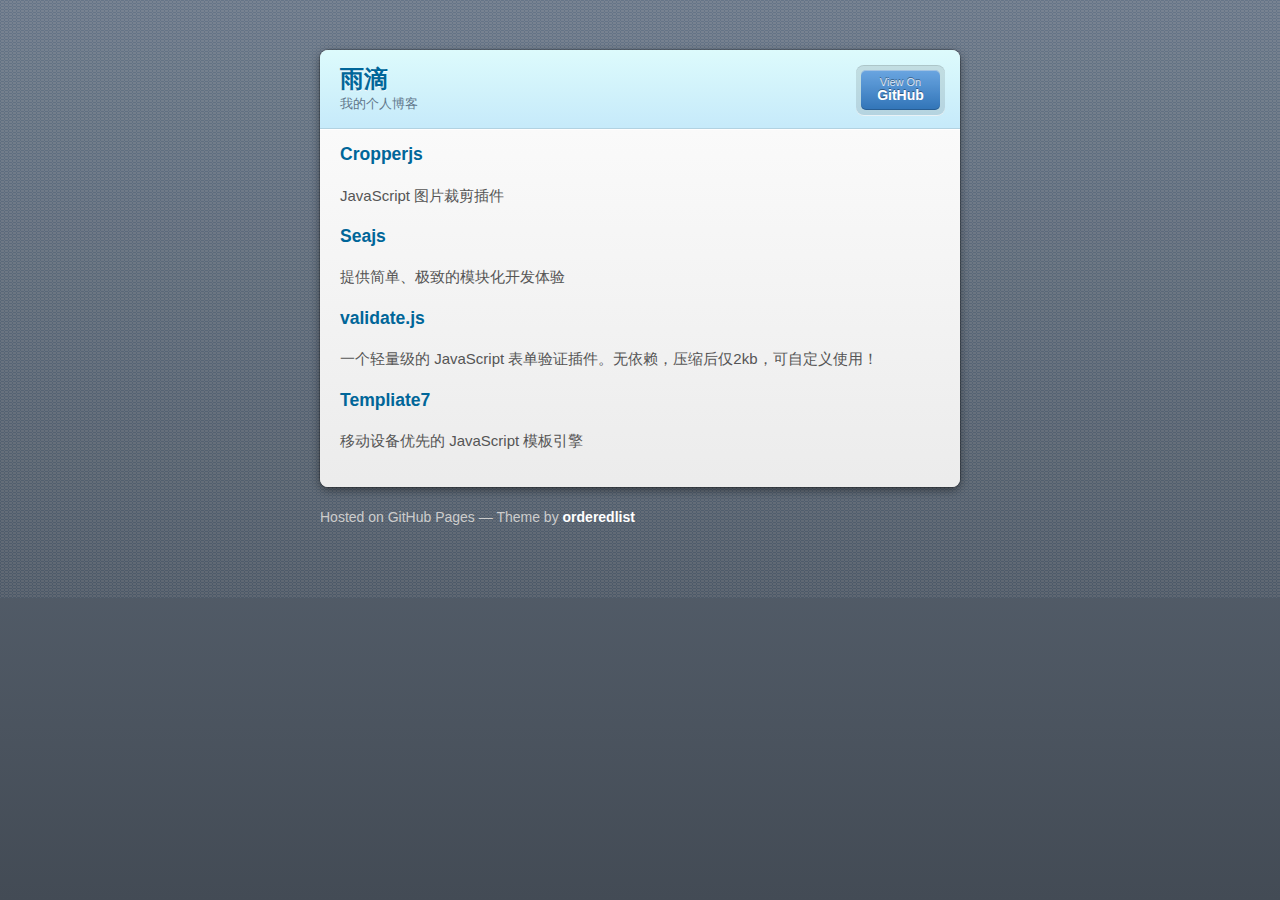
<file: index.html>
<!doctype html>
<html>
    <head>
        <meta charset="utf-8">
        <meta http-equiv="X-UA-Compatible" content="chrome=1">
        <title>雨滴</title>
        <link rel="stylesheet" href="stylesheets/styles.css">
        <link rel="stylesheet" href="stylesheets/github-dark.css">
        <meta name="viewport" content="width=device-width, initial-scale=1, user-scalable=no">
    </head>
    <body>
        <div class="wrapper">
            <header>
                <h1>雨滴</h1>
                <p>
                    我的个人博客
                </p>
                <p class="view">
                    <a href="https://github.com/MRaining" target="_blank">View the Project on GitHub <small>MRaining</small></a>
                </p>
                <ul>
                    <li class="single">
                        <a href="https://github.com/MRaining/MRaining.github.io">View On <strong>GitHub</strong></a>
                    </li>
                </ul>
            </header>
            <section>
            	<h3><a class="anchor" href="./Cropperjs.html" aria-hidden="true">Cropperjs</a></h3>
                <p>
                    JavaScript 图片裁剪插件
                </p>
                <h3><a class="anchor" href="./Seajs.html" aria-hidden="true">Seajs</a></h3>
                <p>
                    提供简单、极致的模块化开发体验
                </p>
                <h3><a class="anchor" href="./Validatejs.html" aria-hidden="true">validate.js</a></h3>
                <p>
                    一个轻量级的 JavaScript 表单验证插件。无依赖，压缩后仅2kb，可自定义使用！
                </p>
                <h3><a class="anchor" href="./Template7.html" aria-hidden="true">Templiate7</a></h3>
                <p>
                    移动设备优先的 JavaScript 模板引擎
                </p>
            </section>
        </div>
        <footer>
            <p>
                Hosted on GitHub Pages &mdash; Theme by <a href="https://github.com/orderedlist">orderedlist</a>
            </p>
        </footer>
    </body>
</html>
</file>
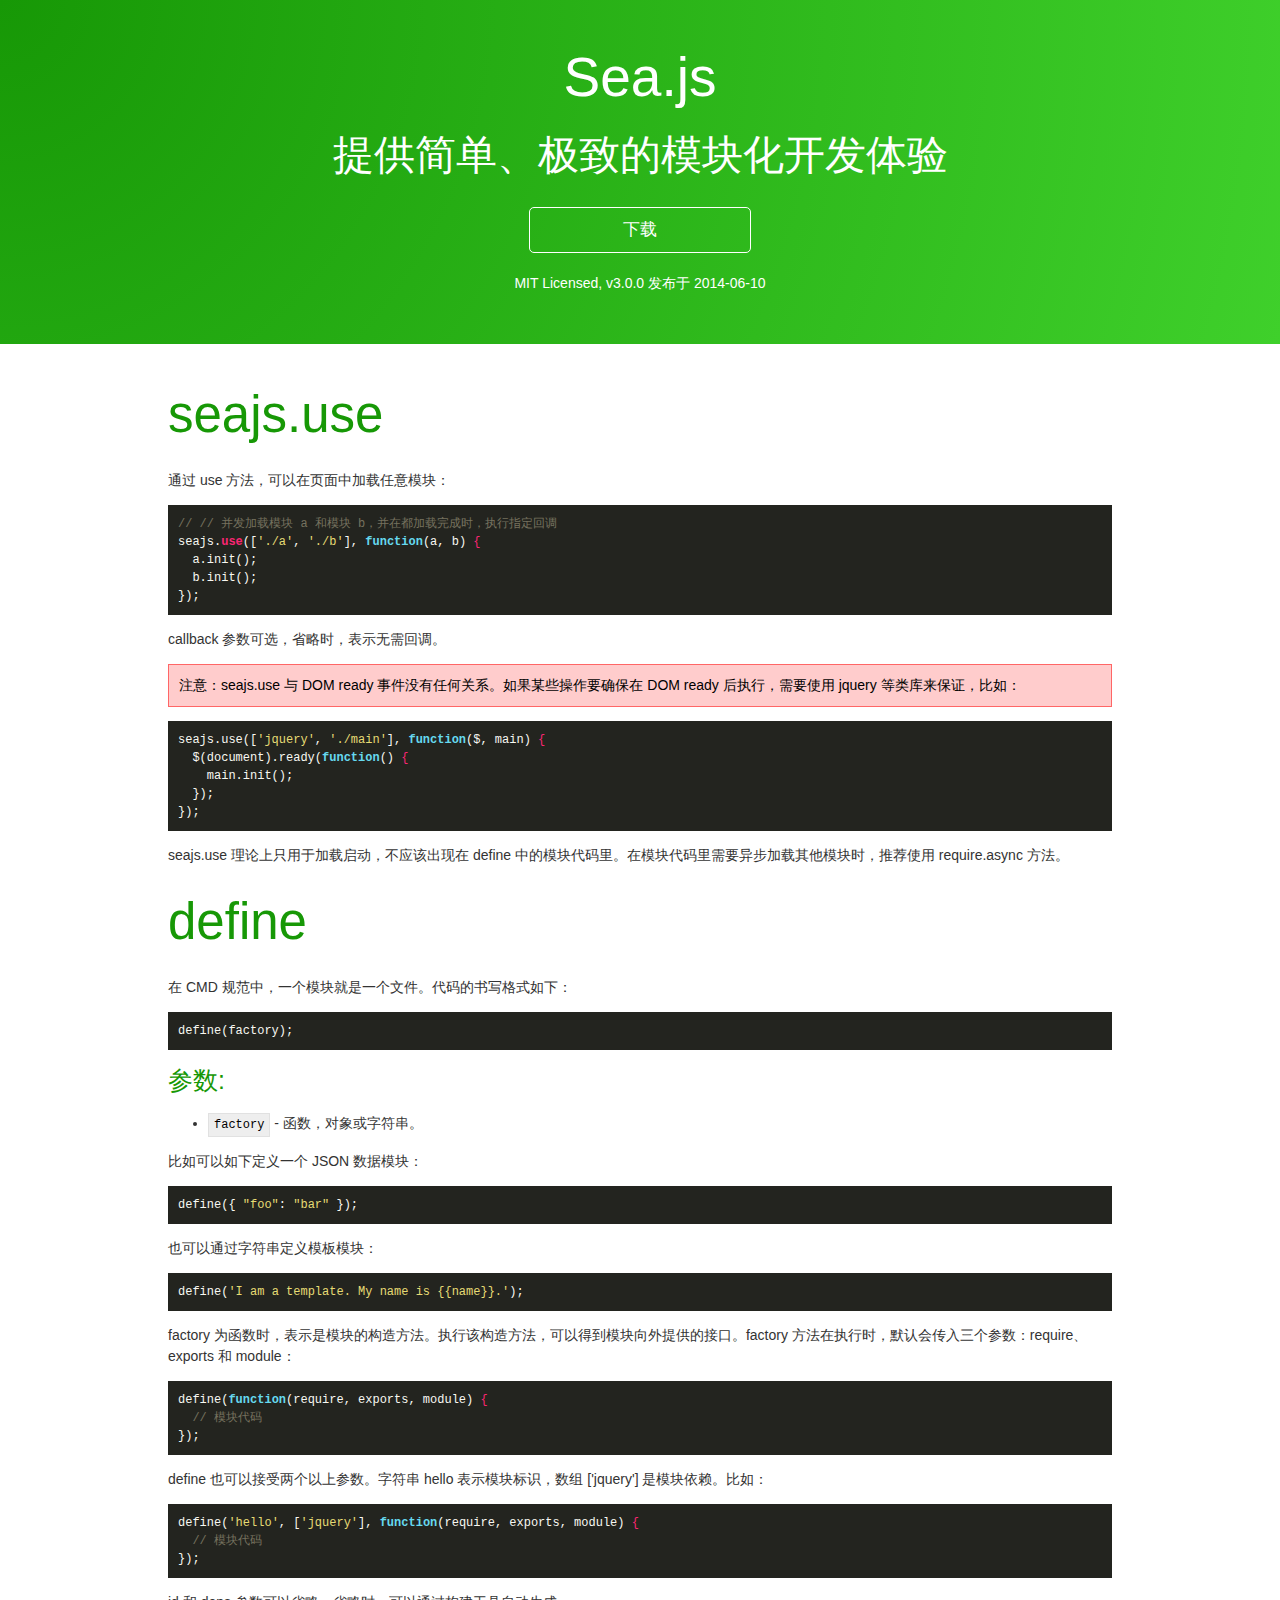
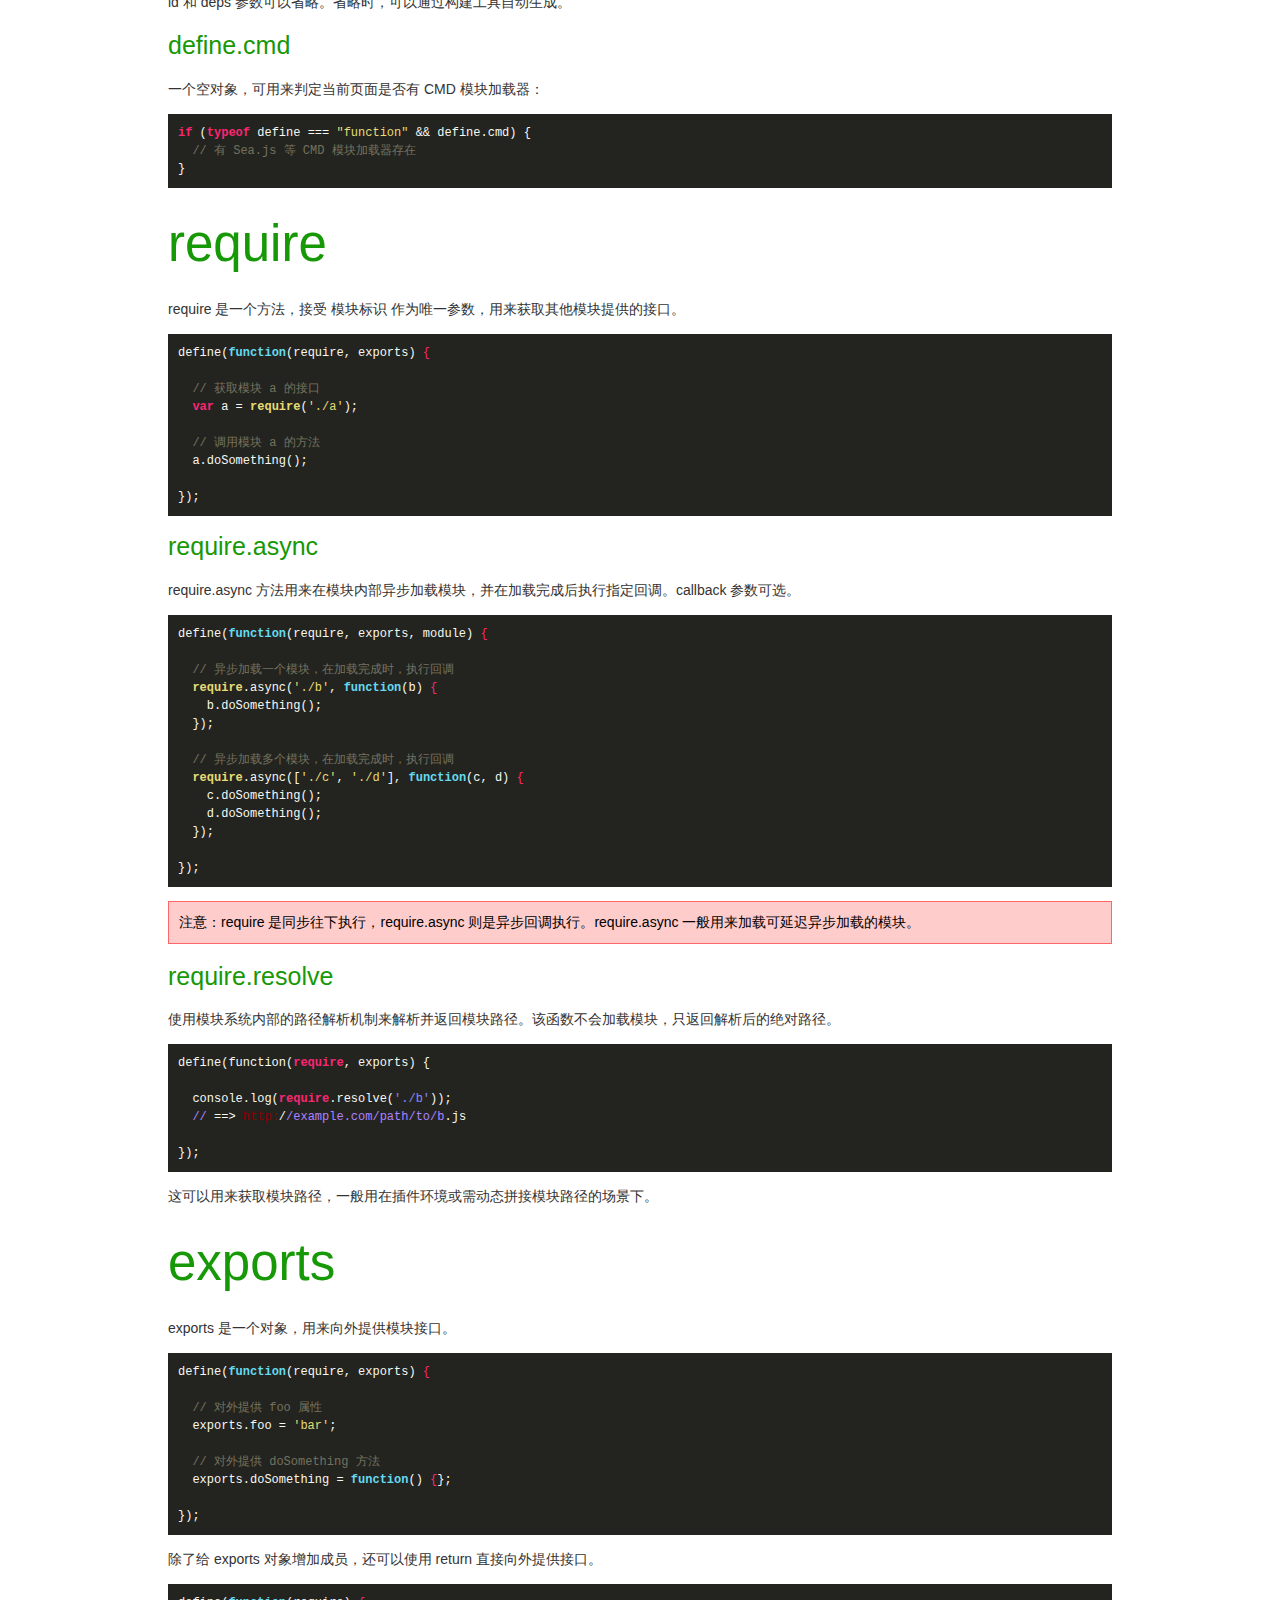
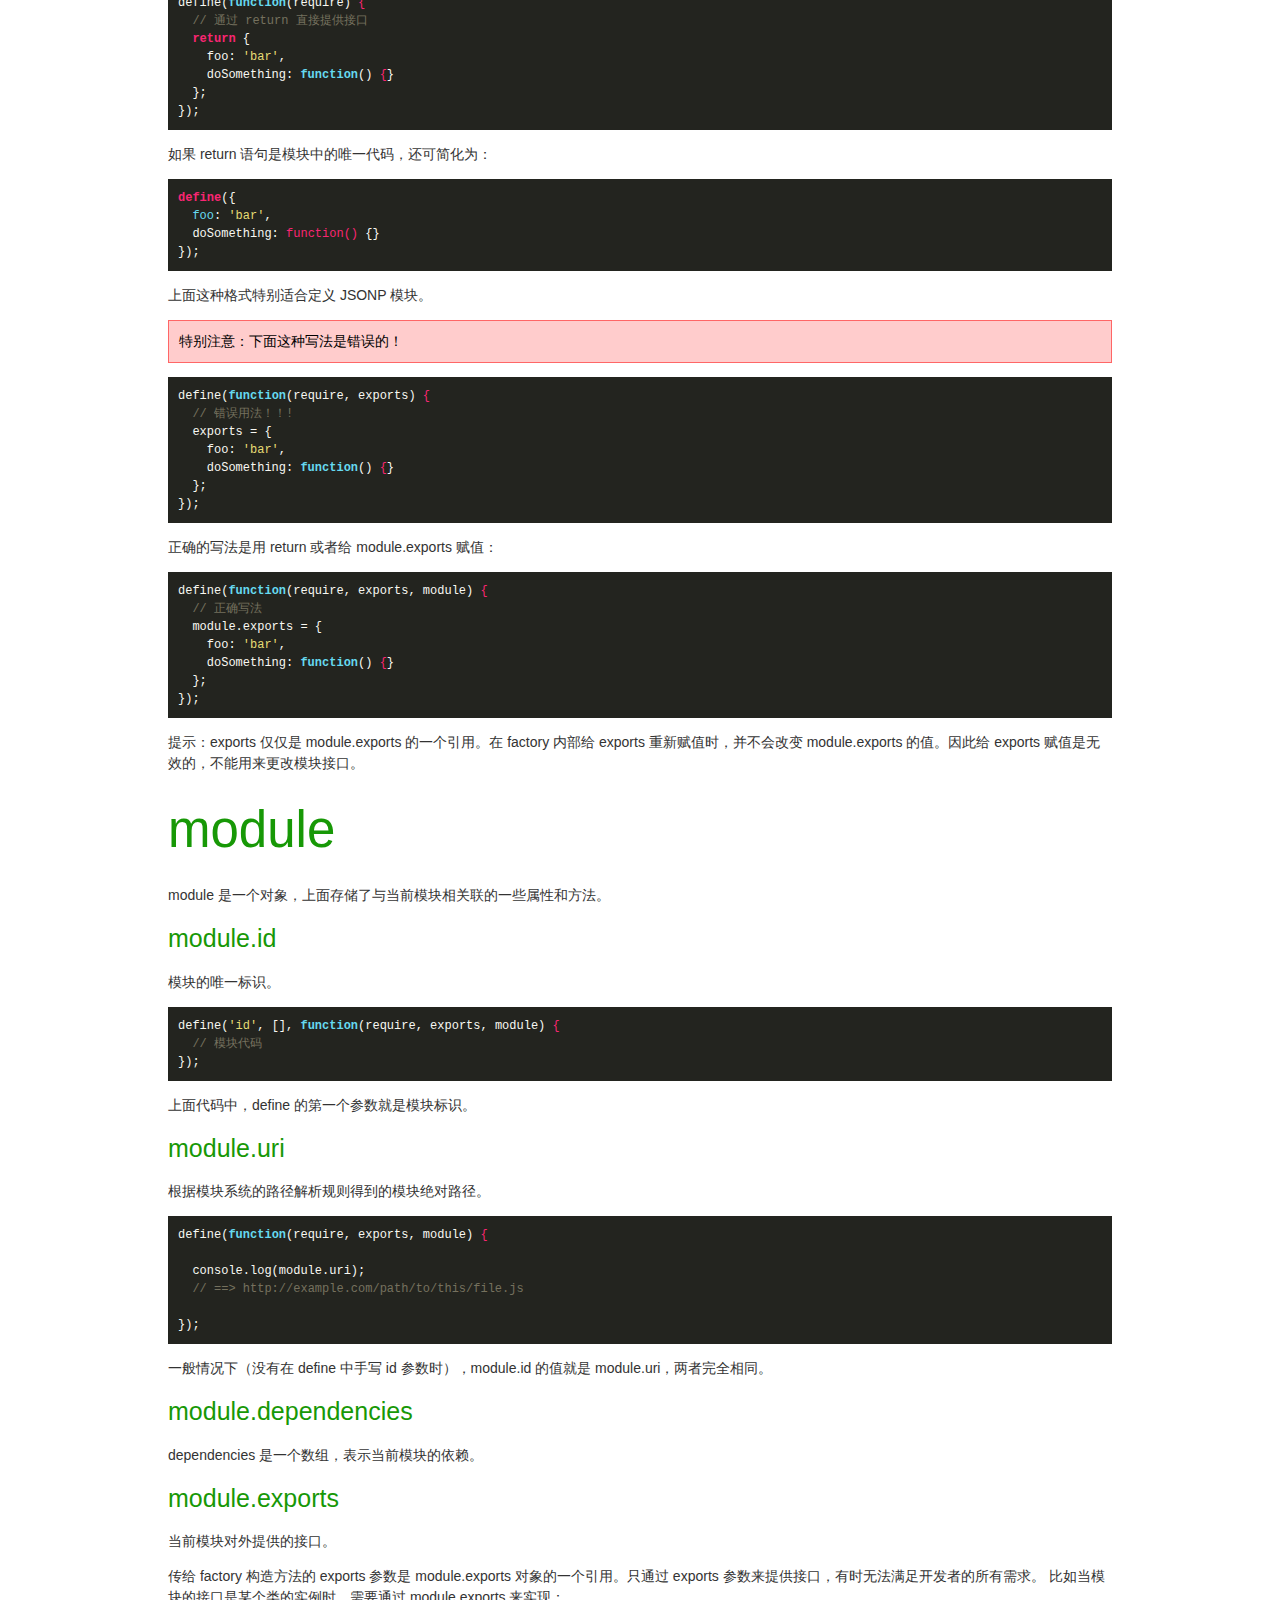
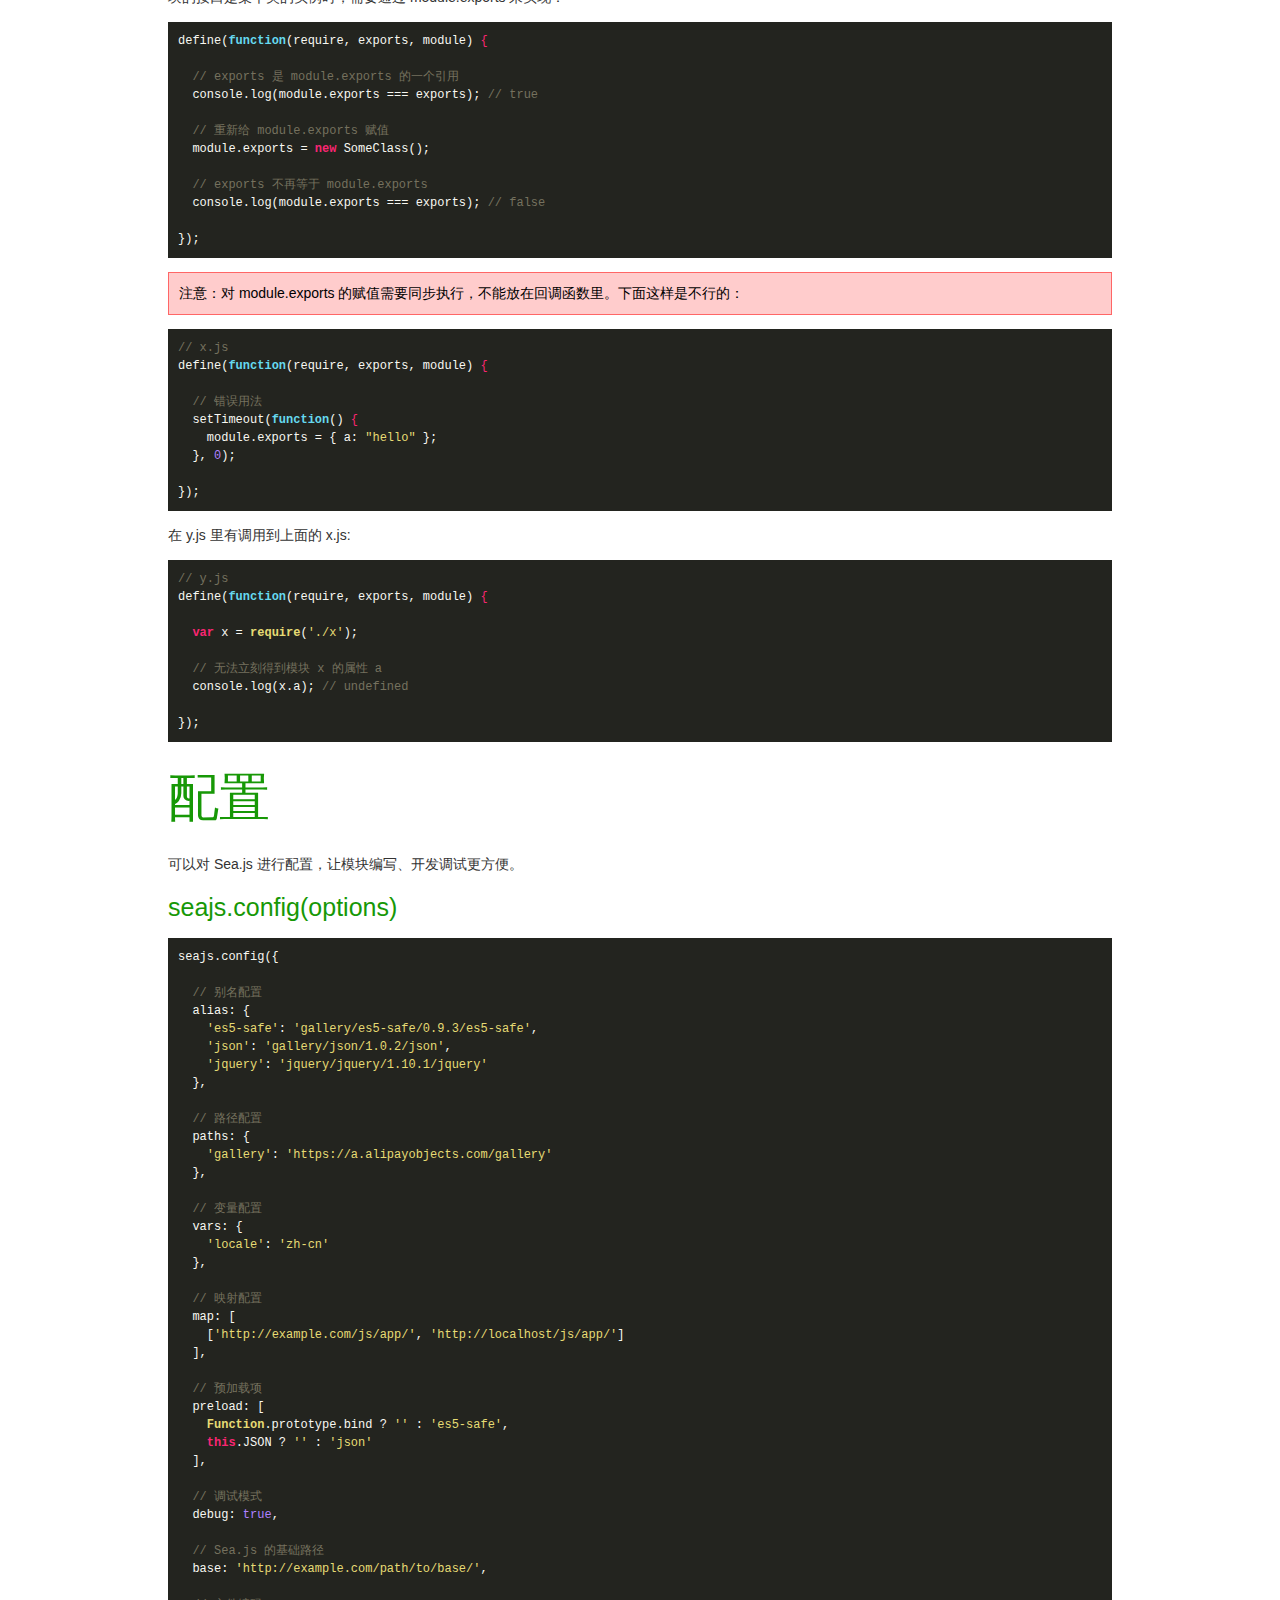
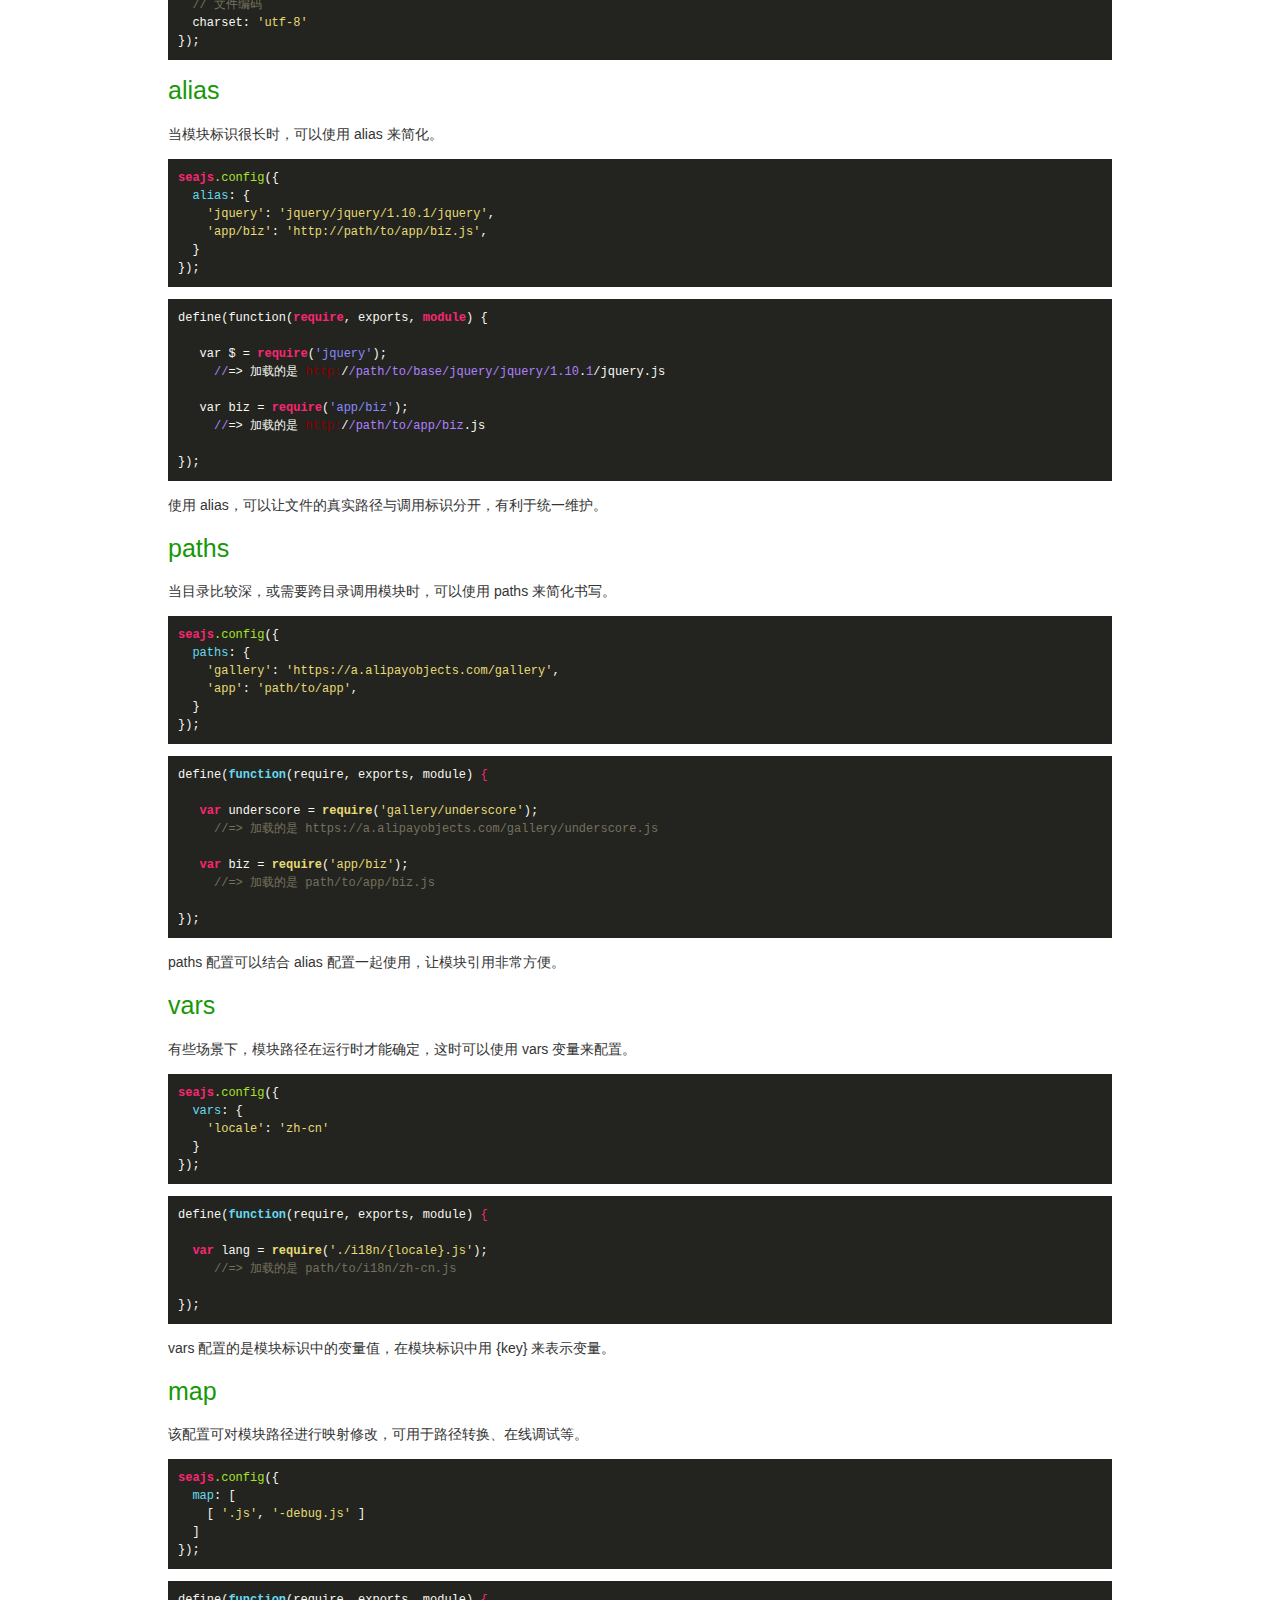
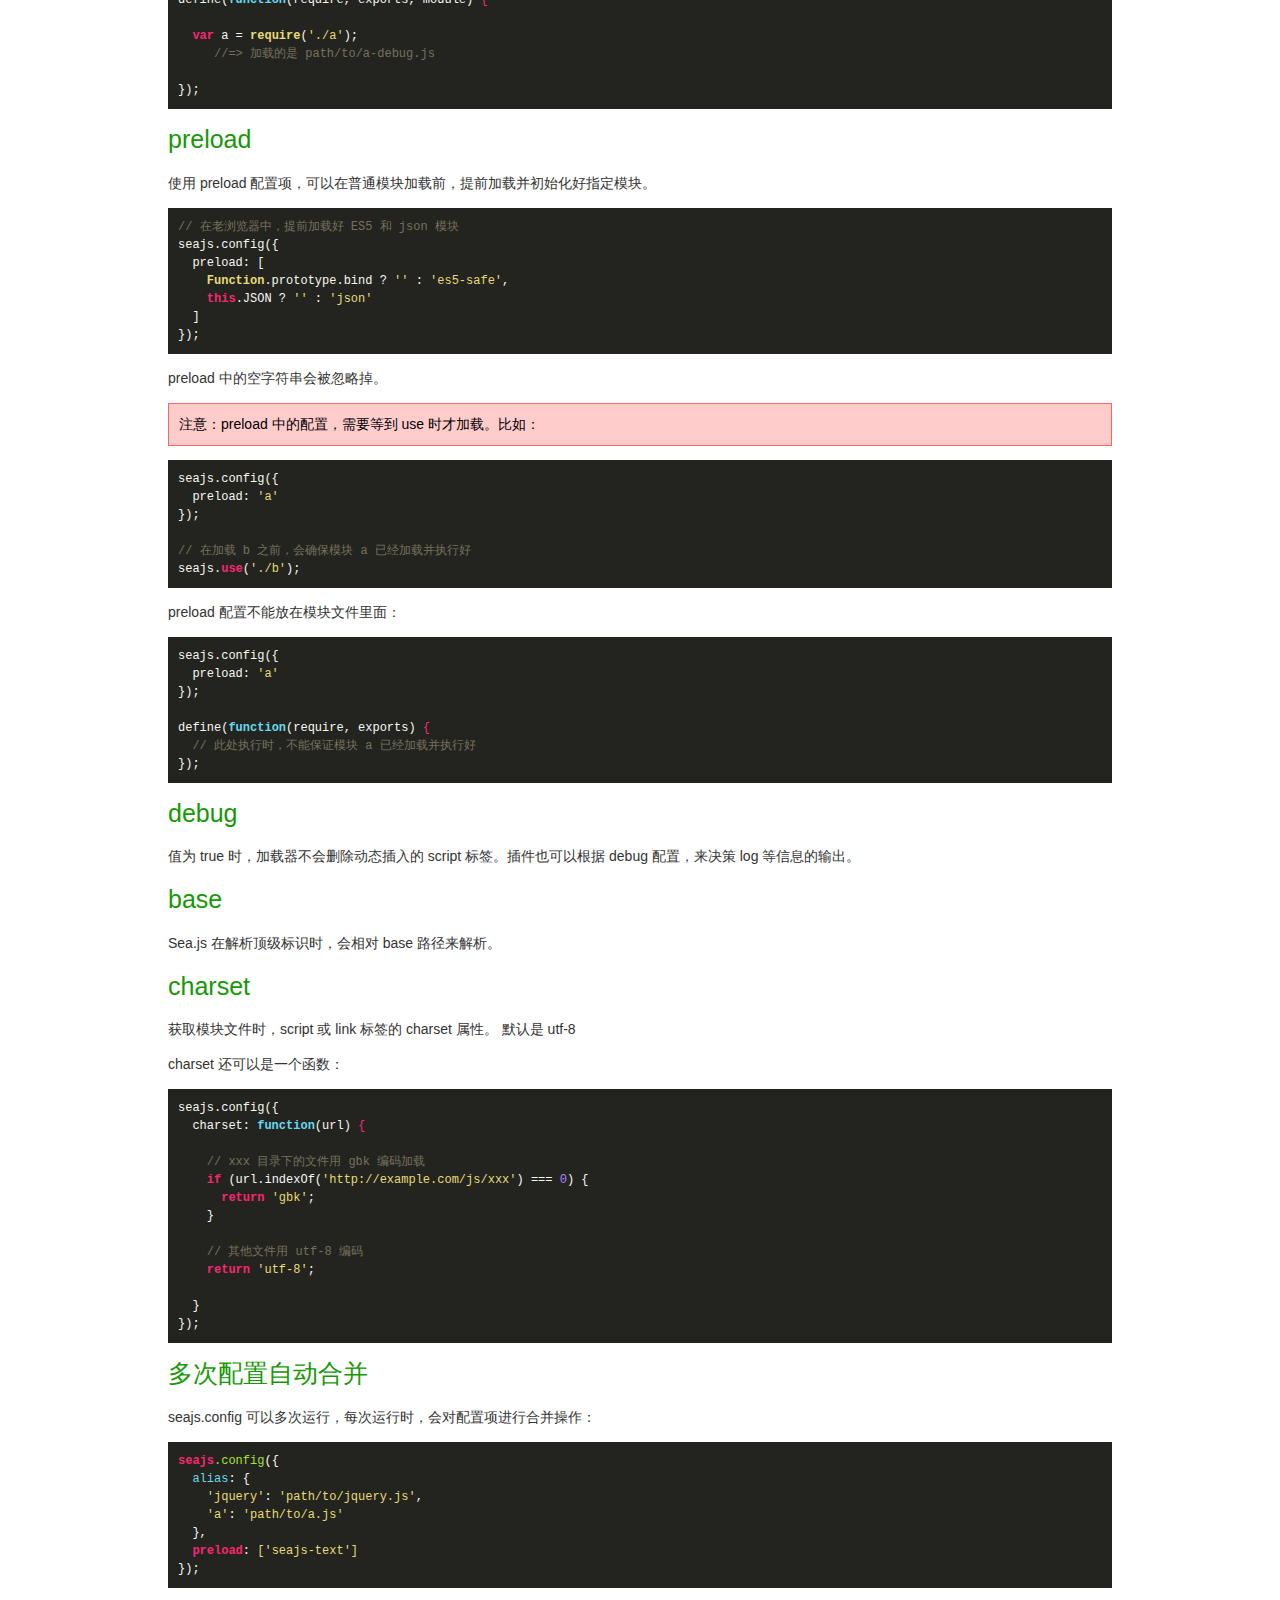
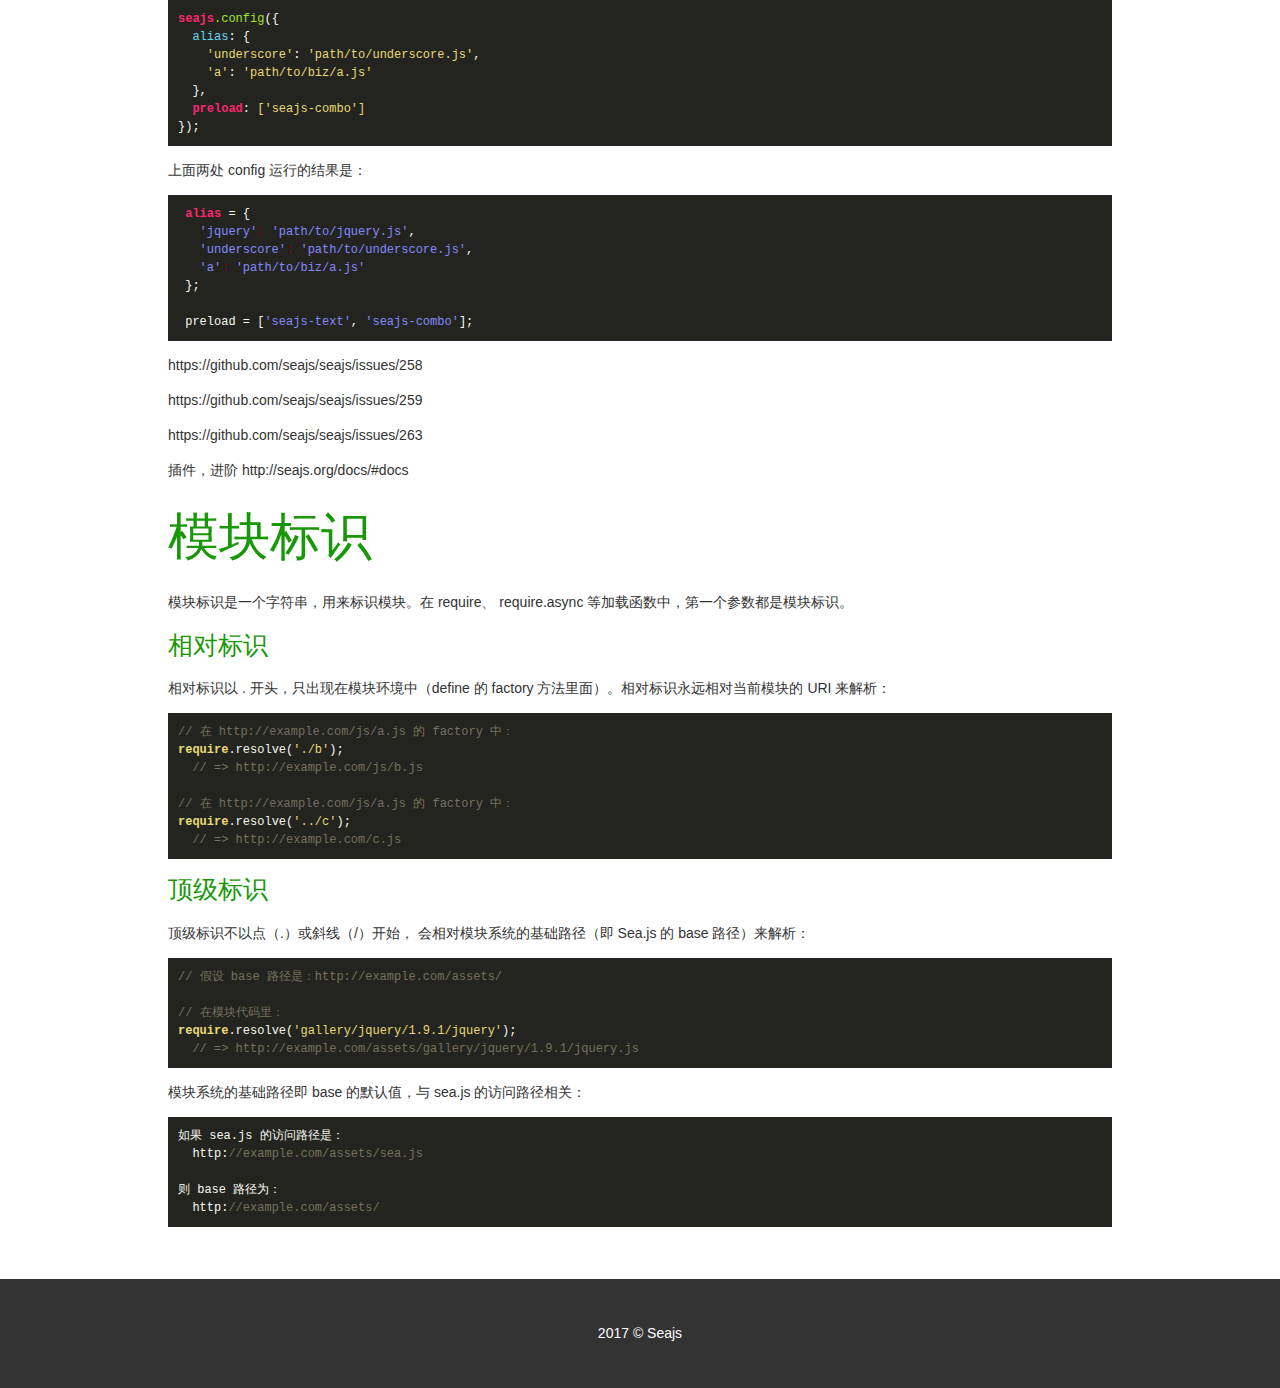
<file: Sea.js/index.html>
<!DOCTYPE html>
<html>
    <head>
        <meta charset="utf-8">
        <title>Sea.js - 提供简单、极致的模块化开发体验</title>
        <link rel="stylesheet" href="../src/css/normalize.css">
        <link rel="stylesheet" href="../src/css/highlight.css">
        <link rel="stylesheet" href="../src/css/main.css">
        <script src="../src/js/vendor/modernizr-2.7.1.min.js"></script>
    </head>
    <body>
        <header>
            <div class="header-inner">
                <div class="header-title">
                    <span></span>Sea.js<span></span>
                </div>
                <div class="header-subtitle">
                    提供简单、极致的模块化开发体验
                </div>
                <p class="download">
                    <a href="https://github.com/seajs/seajs/archive/3.0.0.zip" target="_blank">下载</a>
                </p>
                <p class="release">
                    MIT Licensed, v3.0.0 发布于 2014-06-10
                </p>
            </div>
        </header>
        <div class="content">
            <h1>seajs.use</h1>
            <p>通过 use 方法，可以在页面中加载任意模块：</p>
            <pre><code>// // 并发加载模块 a 和模块 b，并在都加载完成时，执行指定回调
seajs.use(['./a', './b'], function(a, b) {
  a.init();
  b.init();
});</code></pre>
            <p>callback 参数可选，省略时，表示无需回调。</p>
            <p class="important-note">注意：seajs.use 与 DOM ready 事件没有任何关系。如果某些操作要确保在 DOM ready 后执行，需要使用 jquery 等类库来保证，比如：</p>
            <pre><code>seajs.use(['jquery', './main'], function($, main) {
  $(document).ready(function() {
    main.init();
  });
});</code></pre>
            <p>seajs.use 理论上只用于加载启动，不应该出现在 define 中的模块代码里。在模块代码里需要异步加载其他模块时，推荐使用 require.async 方法。</p>
            <h1>define</h1>
            <p>
                在 CMD 规范中，一个模块就是一个文件。代码的书写格式如下：
            </p>
            <pre><code>define(factory);</code></pre>
            <h4>参数:</h4>
            <ul>
                <li>
                    <p>
                        <code>
                            factory</code>
                        - 函数，对象或字符串。
                    </p>
                </li>
            </ul>
            <p>比如可以如下定义一个 JSON 数据模块：</p>
            <pre><code>define({ "foo": "bar" });</code></pre>
            <p>也可以通过字符串定义模板模块：</p>
            <pre><code>define('I am a template. My name is {{name}}.');</code></pre>
            <p>
                factory 为函数时，表示是模块的构造方法。执行该构造方法，可以得到模块向外提供的接口。factory 方法在执行时，默认会传入三个参数：require、exports 和 module：
            </p>
            <pre><code>define(function(require, exports, module) {
  // 模块代码
});</code></pre>
            <p>
                define 也可以接受两个以上参数。字符串 hello 表示模块标识，数组 ['jquery'] 是模块依赖。比如：
            </p>
            <pre><code>define('hello', ['jquery'], function(require, exports, module) {
  // 模块代码
});</code></pre>
            <p>id 和 deps 参数可以省略。省略时，可以通过构建工具自动生成。</p>
            <h4>define.cmd</h4>
            <p>
                一个空对象，可用来判定当前页面是否有 CMD 模块加载器：
            </p>
            <pre><code>if (typeof define === "function" && define.cmd) {
  // 有 Sea.js 等 CMD 模块加载器存在
}</code></pre>
            <h1>require</h1>
            <p>require 是一个方法，接受 模块标识 作为唯一参数，用来获取其他模块提供的接口。</p>
            <pre><code>define(function(require, exports) {

  // 获取模块 a 的接口
  var a = require('./a');

  // 调用模块 a 的方法
  a.doSomething();

});</code></pre>
            <h4>require.async</h4>
            <p>require.async 方法用来在模块内部异步加载模块，并在加载完成后执行指定回调。callback 参数可选。</p>
            <pre><code>define(function(require, exports, module) {

  // 异步加载一个模块，在加载完成时，执行回调
  require.async('./b', function(b) {
    b.doSomething();
  });

  // 异步加载多个模块，在加载完成时，执行回调
  require.async(['./c', './d'], function(c, d) {
    c.doSomething();
    d.doSomething();
  });

});</code></pre>
            <p class="important-note">
                注意：require 是同步往下执行，require.async 则是异步回调执行。require.async 一般用来加载可延迟异步加载的模块。
            </p>
            <h4>require.resolve</h4>
            <p>使用模块系统内部的路径解析机制来解析并返回模块路径。该函数不会加载模块，只返回解析后的绝对路径。</p>
            <pre><code>define(function(require, exports) {

  console.log(require.resolve('./b'));
  // ==> http://example.com/path/to/b.js

});</code></pre>
            <p>这可以用来获取模块路径，一般用在插件环境或需动态拼接模块路径的场景下。</p>
            <h1>exports</h1>
            <p>exports 是一个对象，用来向外提供模块接口。</p>
            <pre><code>define(function(require, exports) {

  // 对外提供 foo 属性
  exports.foo = 'bar';

  // 对外提供 doSomething 方法
  exports.doSomething = function() {};

});</code></pre>
            <p>除了给 exports 对象增加成员，还可以使用 return 直接向外提供接口。</p>
            <pre><code>define(function(require) {
  // 通过 return 直接提供接口
  return {
    foo: 'bar',
    doSomething: function() {}
  };
});</code></pre>
            <p>如果 return 语句是模块中的唯一代码，还可简化为：</p>
            <pre><code>define({
  foo: 'bar',
  doSomething: function() {}
});</code></pre>
            <p>上面这种格式特别适合定义 JSONP 模块。</p>
            <p class="important-note">
                特别注意：下面这种写法是错误的！
            </p>
            <pre><code>define(function(require, exports) {
  // 错误用法！！!
  exports = {
    foo: 'bar',
    doSomething: function() {}
  };
});</code></pre>
            <p>正确的写法是用 return 或者给 module.exports 赋值：</p>
            <pre><code>define(function(require, exports, module) {
  // 正确写法
  module.exports = {
    foo: 'bar',
    doSomething: function() {}
  };
});</code></pre>
            <p>提示：exports 仅仅是 module.exports 的一个引用。在 factory 内部给 exports 重新赋值时，并不会改变 module.exports 的值。因此给 exports 赋值是无效的，不能用来更改模块接口。</p>
            <h1>module</h1>
            <p>module 是一个对象，上面存储了与当前模块相关联的一些属性和方法。</p>
            <h4>module.id</h4>
            <p>模块的唯一标识。</p>
            <pre><code>define('id', [], function(require, exports, module) {
  // 模块代码
});</code></pre>
            <p>上面代码中，define 的第一个参数就是模块标识。</p>
            <h4>module.uri</h4>
            <p>根据模块系统的路径解析规则得到的模块绝对路径。</p>
            <pre><code>define(function(require, exports, module) {

  console.log(module.uri); 
  // ==> http://example.com/path/to/this/file.js

});</code></pre>
            <p>一般情况下（没有在 define 中手写 id 参数时），module.id 的值就是 module.uri，两者完全相同。</p>
            <h4>module.dependencies</h4>
            <p>dependencies 是一个数组，表示当前模块的依赖。</p>
            <h4>module.exports</h4>
            <p>当前模块对外提供的接口。</p>
            <p>传给 factory 构造方法的 exports 参数是 module.exports 对象的一个引用。只通过 exports 参数来提供接口，有时无法满足开发者的所有需求。 比如当模块的接口是某个类的实例时，需要通过 module.exports 来实现：</p>
            <pre><code>define(function(require, exports, module) {

  // exports 是 module.exports 的一个引用
  console.log(module.exports === exports); // true

  // 重新给 module.exports 赋值
  module.exports = new SomeClass();

  // exports 不再等于 module.exports
  console.log(module.exports === exports); // false

});</code></pre>
            <p class="important-note">注意：对 module.exports 的赋值需要同步执行，不能放在回调函数里。下面这样是不行的：</p>
            <pre><code>// x.js
define(function(require, exports, module) {

  // 错误用法
  setTimeout(function() {
    module.exports = { a: "hello" };
  }, 0);

});</code></pre>
            <p>在 y.js 里有调用到上面的 x.js:</p>
            <pre><code>// y.js
define(function(require, exports, module) {

  var x = require('./x');

  // 无法立刻得到模块 x 的属性 a
  console.log(x.a); // undefined

});</code></pre>
            <h1>配置</h1>
            <p>可以对 Sea.js 进行配置，让模块编写、开发调试更方便。</p>
            <h4>seajs.config(options)</h4>
            <pre><code>seajs.config({

  // 别名配置
  alias: {
    'es5-safe': 'gallery/es5-safe/0.9.3/es5-safe',
    'json': 'gallery/json/1.0.2/json',
    'jquery': 'jquery/jquery/1.10.1/jquery'
  },

  // 路径配置
  paths: {
    'gallery': 'https://a.alipayobjects.com/gallery'
  },

  // 变量配置
  vars: {
    'locale': 'zh-cn'
  },

  // 映射配置
  map: [
    ['http://example.com/js/app/', 'http://localhost/js/app/']
  ],

  // 预加载项
  preload: [
    Function.prototype.bind ? '' : 'es5-safe',
    this.JSON ? '' : 'json'
  ],

  // 调试模式
  debug: true,

  // Sea.js 的基础路径
  base: 'http://example.com/path/to/base/',

  // 文件编码
  charset: 'utf-8'
});</code></pre>
            <h4>alias</h4>
            <p>当模块标识很长时，可以使用 alias 来简化。</p>
            <pre><code>seajs.config({
  alias: {
    'jquery': 'jquery/jquery/1.10.1/jquery',
    'app/biz': 'http://path/to/app/biz.js',
  }
});</code></pre>
            <pre><code>define(function(require, exports, module) {

   var $ = require('jquery');
     //=> 加载的是 http://path/to/base/jquery/jquery/1.10.1/jquery.js

   var biz = require('app/biz');
     //=> 加载的是 http://path/to/app/biz.js

});</code></pre>
            <p>使用 alias，可以让文件的真实路径与调用标识分开，有利于统一维护。</p>
            <h4>paths</h4>
            <p>当目录比较深，或需要跨目录调用模块时，可以使用 paths 来简化书写。</p>
            <pre><code>seajs.config({
  paths: {
    'gallery': 'https://a.alipayobjects.com/gallery',
    'app': 'path/to/app',
  }
});</code></pre>
            <pre><code>define(function(require, exports, module) {

   var underscore = require('gallery/underscore');
     //=> 加载的是 https://a.alipayobjects.com/gallery/underscore.js

   var biz = require('app/biz');
     //=> 加载的是 path/to/app/biz.js

});</code></pre>
            <p>paths 配置可以结合 alias 配置一起使用，让模块引用非常方便。</p>
            <h4>vars</h4>
            <p>有些场景下，模块路径在运行时才能确定，这时可以使用 vars 变量来配置。</p>
            <pre><code>seajs.config({
  vars: {
    'locale': 'zh-cn'
  }
});</code></pre>
            <pre><code>define(function(require, exports, module) {

  var lang = require('./i18n/{locale}.js');
     //=> 加载的是 path/to/i18n/zh-cn.js

});</code></pre>
            <p>vars 配置的是模块标识中的变量值，在模块标识中用 {key} 来表示变量。</p>
            <h4>map</h4>
            <p>该配置可对模块路径进行映射修改，可用于路径转换、在线调试等。</p>
            <pre><code>seajs.config({
  map: [
    [ '.js', '-debug.js' ]
  ]
});</code></pre>
            <pre><code>define(function(require, exports, module) {

  var a = require('./a');
     //=> 加载的是 path/to/a-debug.js

});</code></pre>
            <h4>preload</h4>
            <p>使用 preload 配置项，可以在普通模块加载前，提前加载并初始化好指定模块。</p>
            <pre><code>// 在老浏览器中，提前加载好 ES5 和 json 模块
seajs.config({
  preload: [
    Function.prototype.bind ? '' : 'es5-safe',
    this.JSON ? '' : 'json'
  ]
});</code></pre>
            <p>preload 中的空字符串会被忽略掉。</p>
            <p class="important-note">注意：preload 中的配置，需要等到 use 时才加载。比如：</p>
            <pre><code>seajs.config({
  preload: 'a'
});

// 在加载 b 之前，会确保模块 a 已经加载并执行好
seajs.use('./b');</code></pre>
            <p>preload 配置不能放在模块文件里面：</p>
            <pre><code>seajs.config({
  preload: 'a'
});

define(function(require, exports) {
  // 此处执行时，不能保证模块 a 已经加载并执行好
});</code></pre>
            <h4>debug</h4>
            <p>值为 true 时，加载器不会删除动态插入的 script 标签。插件也可以根据 debug 配置，来决策 log 等信息的输出。</p>
            <h4>base</h4>
            <p>Sea.js 在解析顶级标识时，会相对 base 路径来解析。</p>
            <h4>charset</h4>
            <p>获取模块文件时，script 或 link 标签的 charset 属性。 默认是 utf-8</p>
            <p>charset 还可以是一个函数：</p>
            <pre><code>seajs.config({
  charset: function(url) {

    // xxx 目录下的文件用 gbk 编码加载
    if (url.indexOf('http://example.com/js/xxx') === 0) {
      return 'gbk';
    }

    // 其他文件用 utf-8 编码
    return 'utf-8';

  }
});</code></pre>
            <h4>多次配置自动合并</h4>
            <p>seajs.config 可以多次运行，每次运行时，会对配置项进行合并操作：</p>
            <pre><code>seajs.config({
  alias: {
    'jquery': 'path/to/jquery.js',
    'a': 'path/to/a.js'
  },
  preload: ['seajs-text']
});</code></pre>
            <pre><code>seajs.config({
  alias: {
    'underscore': 'path/to/underscore.js',
    'a': 'path/to/biz/a.js'
  },
  preload: ['seajs-combo']
});</code></pre>
            <p>上面两处 config 运行的结果是：</p>
            <pre><code> alias = {
   'jquery': 'path/to/jquery.js',
   'underscore': 'path/to/underscore.js',
   'a': 'path/to/biz/a.js'
 };

 preload = ['seajs-text', 'seajs-combo'];</code></pre>

        <p>https://github.com/seajs/seajs/issues/258</p>
        <p>https://github.com/seajs/seajs/issues/259</p>
        <p>https://github.com/seajs/seajs/issues/263</p>
        <p>插件，进阶 http://seajs.org/docs/#docs</p>
            <h1>模块标识</h1>
            <p>模块标识是一个字符串，用来标识模块。在 require、 require.async 等加载函数中，第一个参数都是模块标识。</p>
            <h4>相对标识</h4>
            <p>相对标识以 . 开头，只出现在模块环境中（define 的 factory 方法里面）。相对标识永远相对当前模块的 URI 来解析：</p>
            <pre><code>// 在 http://example.com/js/a.js 的 factory 中：
require.resolve('./b');
  // => http://example.com/js/b.js

// 在 http://example.com/js/a.js 的 factory 中：
require.resolve('../c');
  // => http://example.com/c.js</code></pre>
            <h4>顶级标识</h4>
            <p>顶级标识不以点（.）或斜线（/）开始， 会相对模块系统的基础路径（即 Sea.js 的 base 路径）来解析：</p>
            <pre><code>// 假设 base 路径是：http://example.com/assets/

// 在模块代码里：
require.resolve('gallery/jquery/1.9.1/jquery');
  // => http://example.com/assets/gallery/jquery/1.9.1/jquery.js</code></pre>
            <p>模块系统的基础路径即 base 的默认值，与 sea.js 的访问路径相关：</p>
            <pre><code>如果 sea.js 的访问路径是：
  http://example.com/assets/sea.js

则 base 路径为：
  http://example.com/assets/</code></pre>
        </div>
        <footer>
            <div class="footer-inner">
                <p>
                    2017 © Seajs
                </p>
            </div>
        </footer>
        <script src="../src/js/vendor/jquery-1.11.0.min.js"></script>
        <script src="../src/js/plugins.js"></script>
        <script src="../src/js/main.js"></script>
    </body>
</html>
</file>
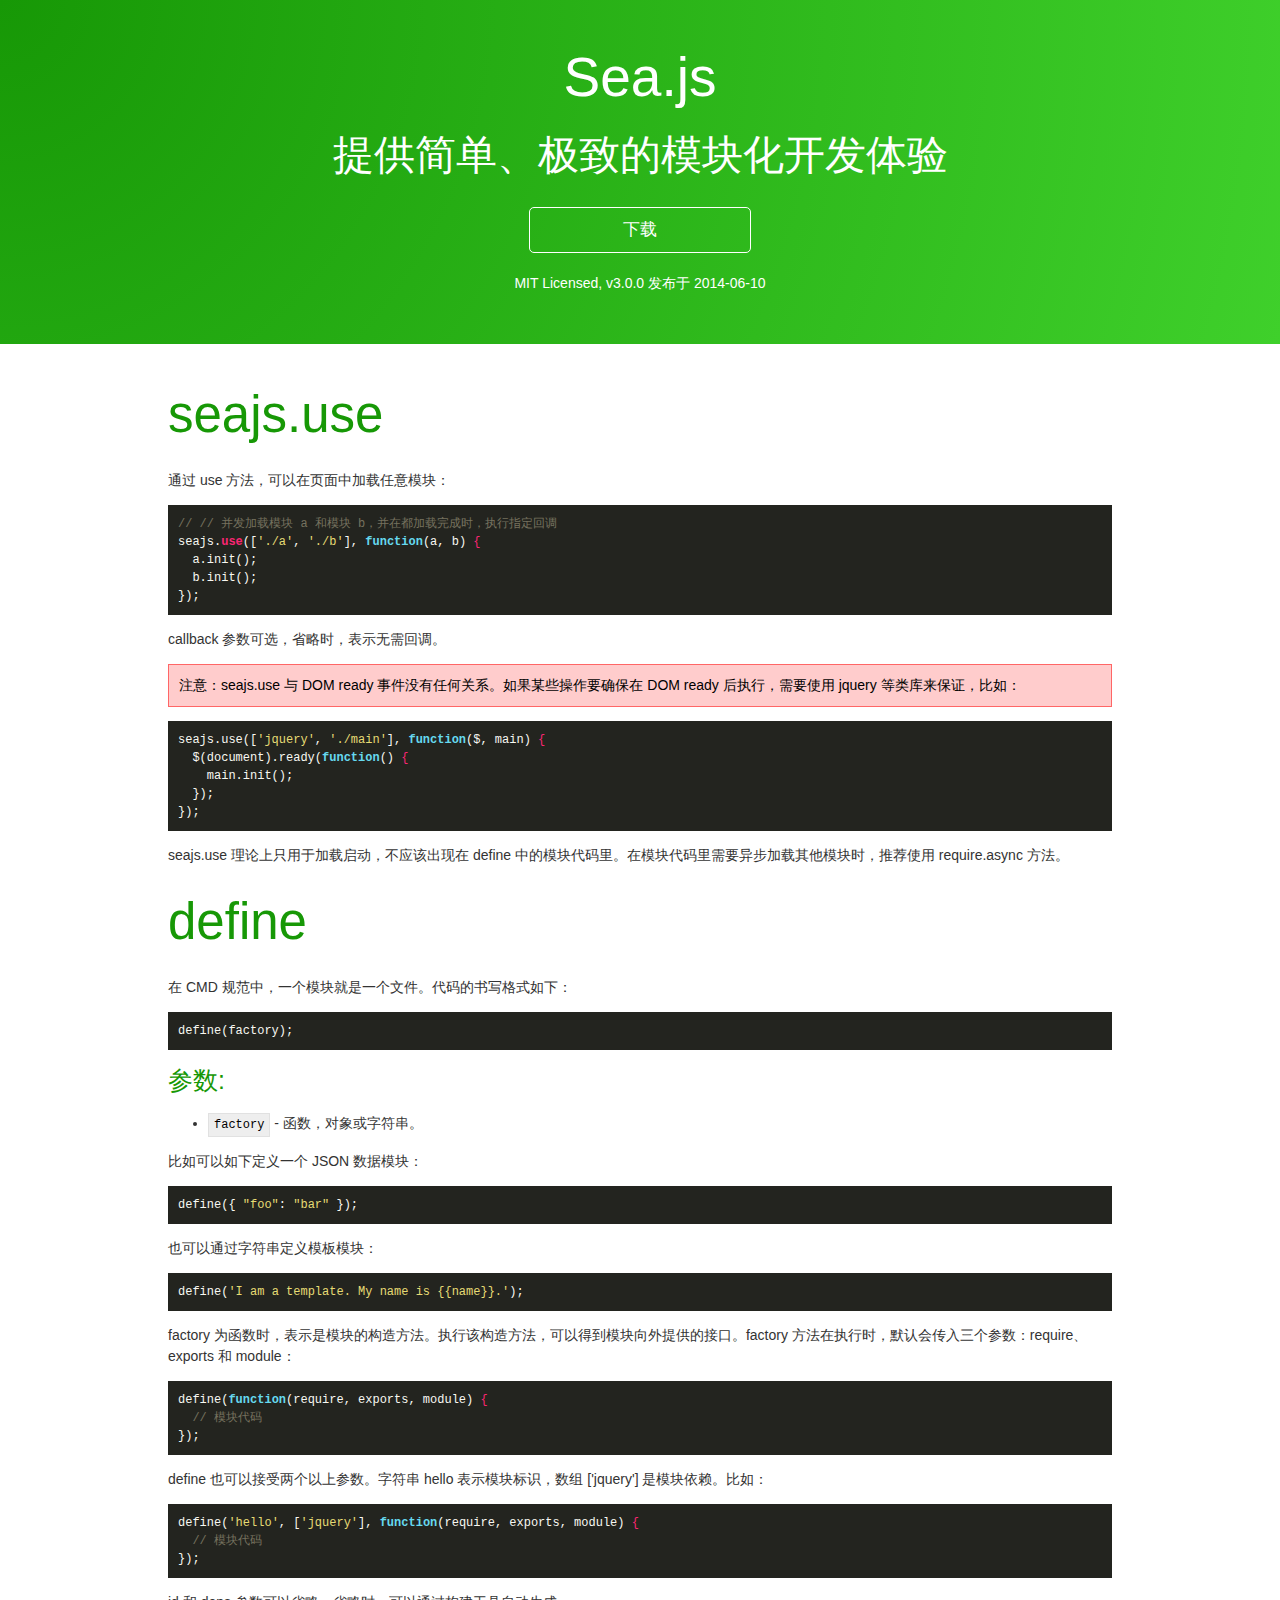
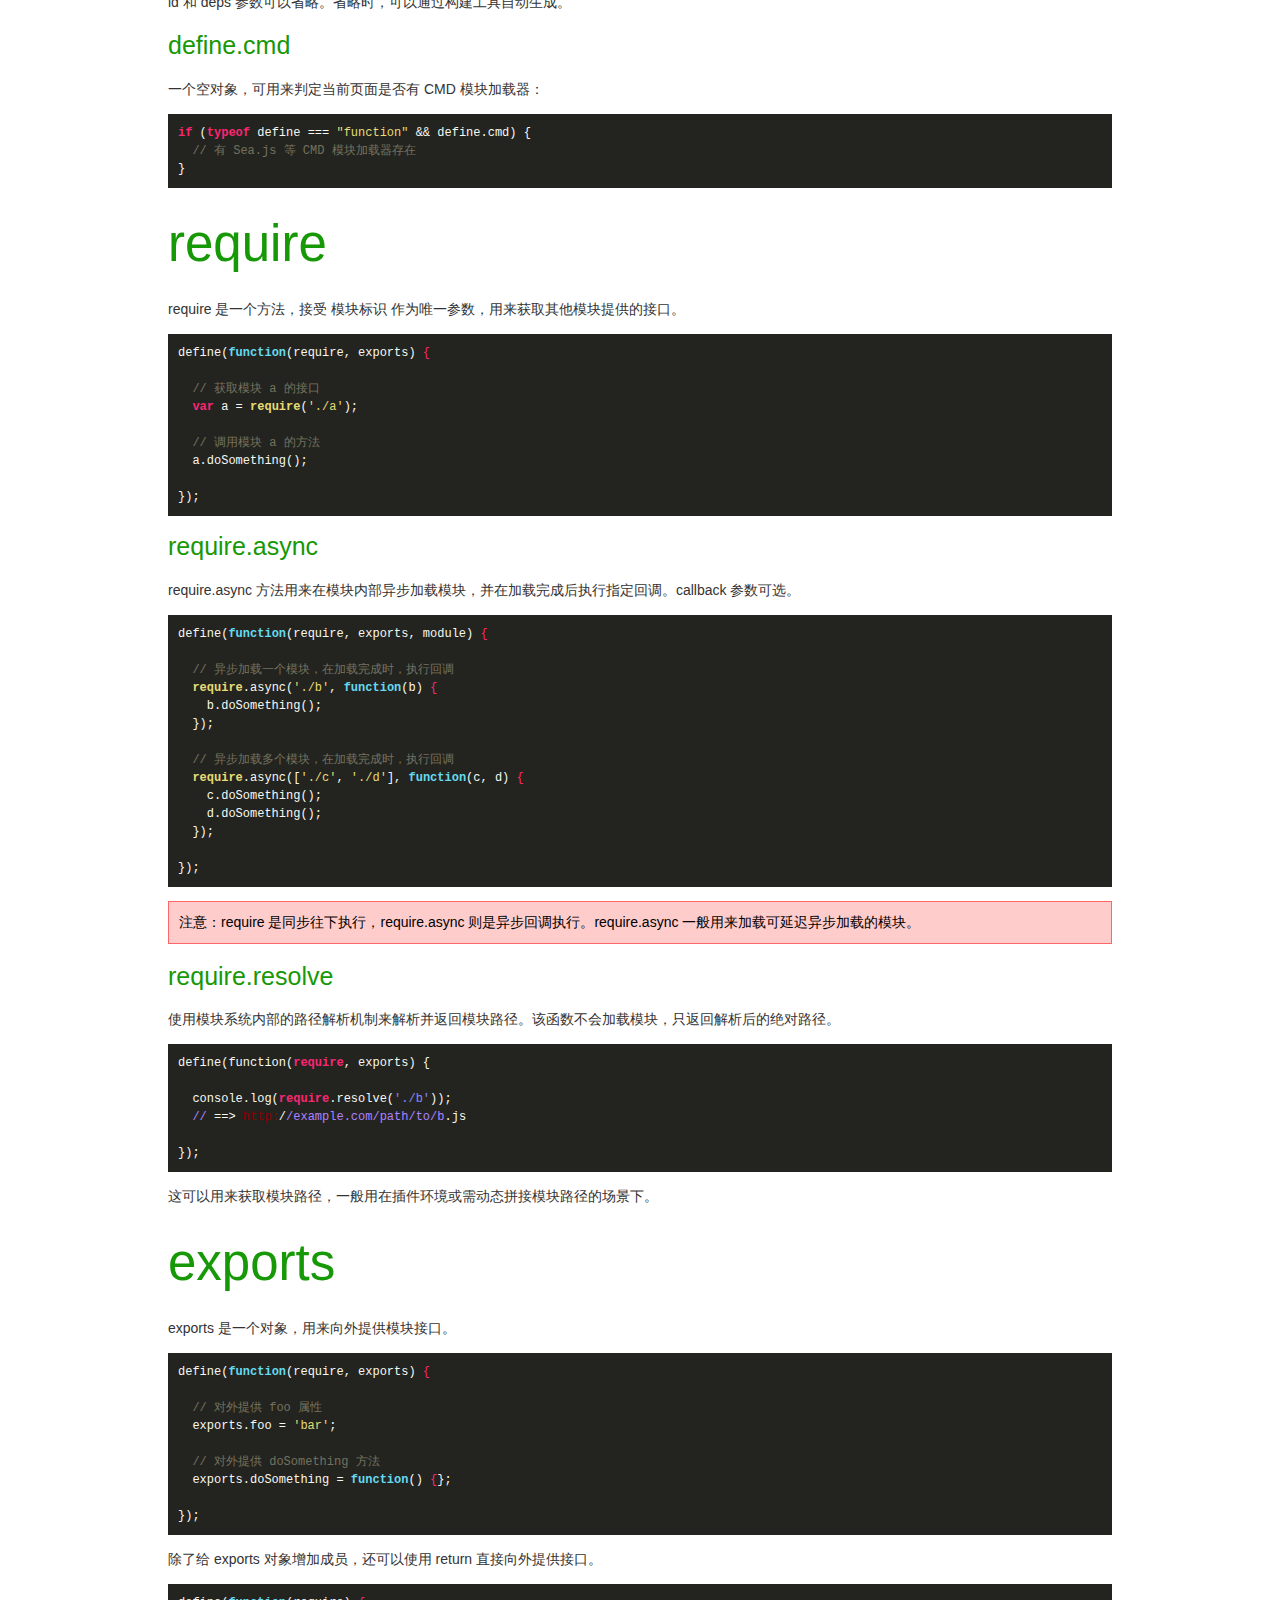
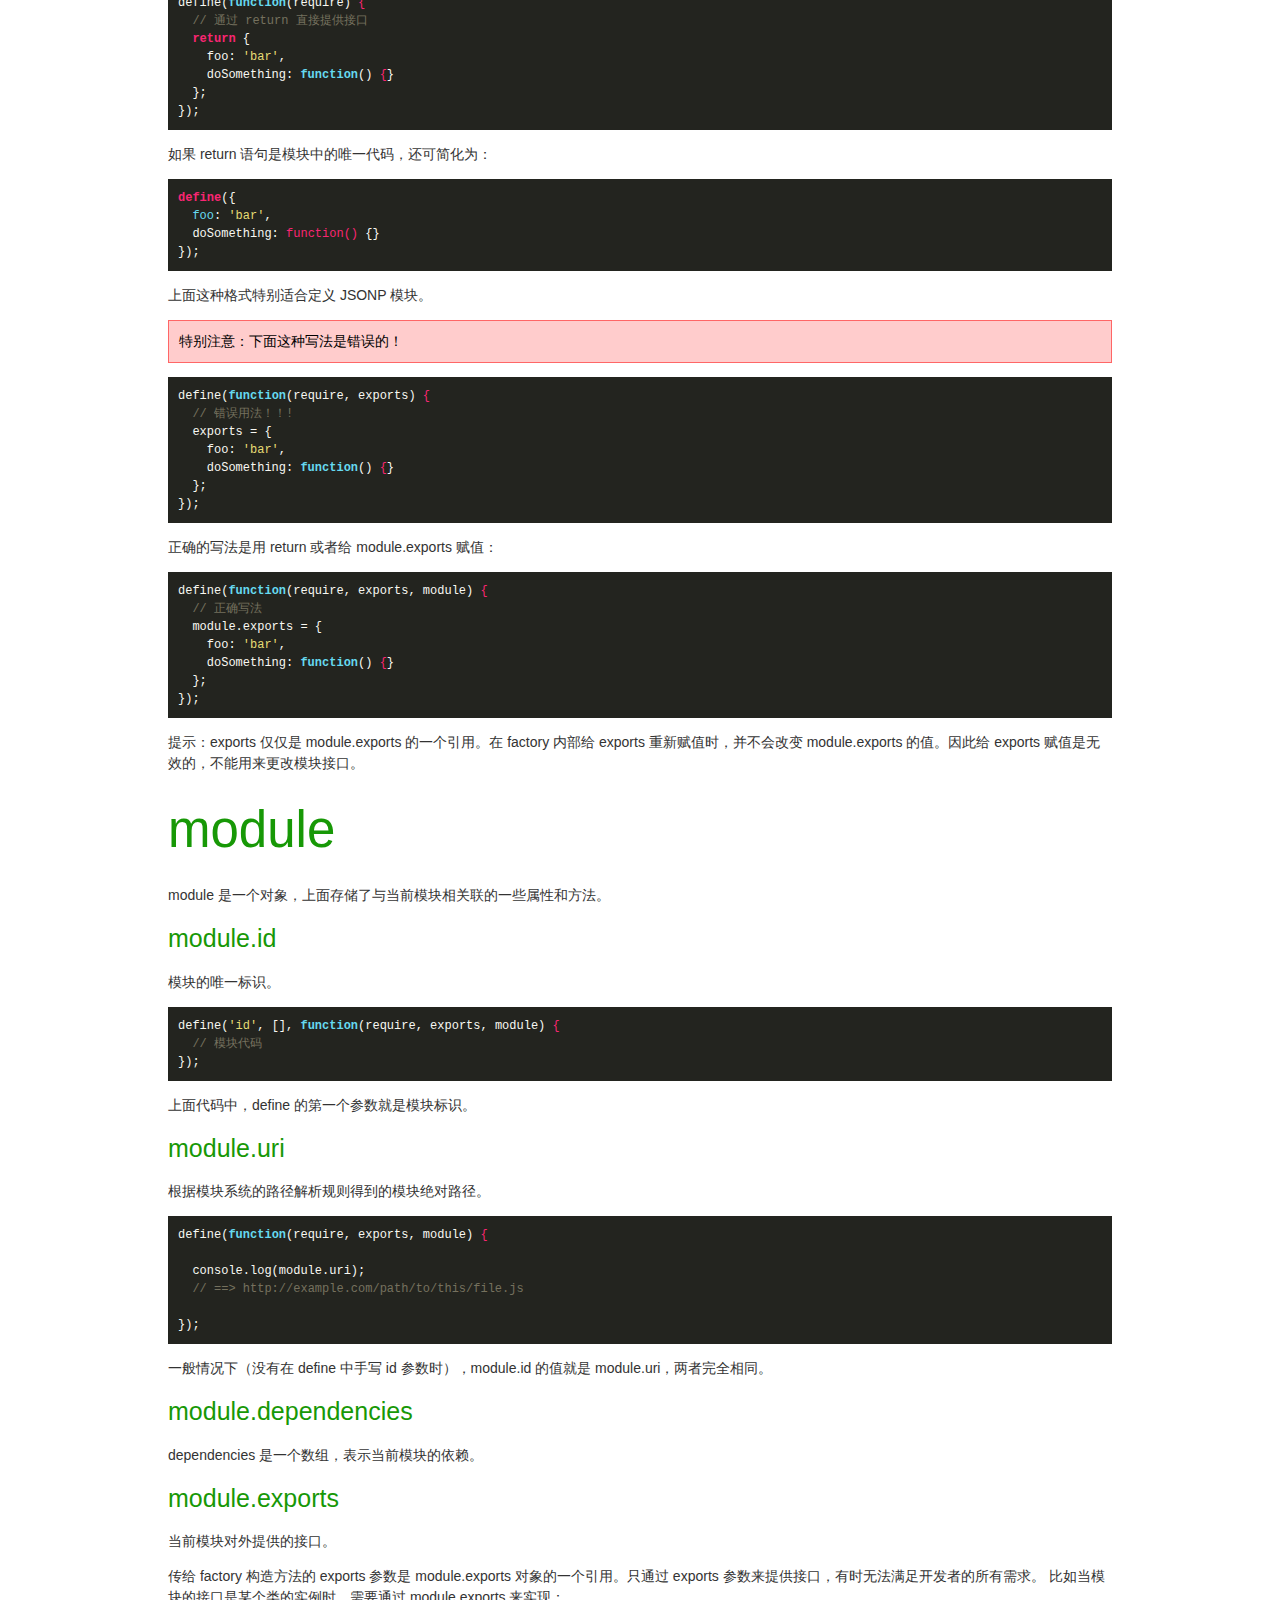
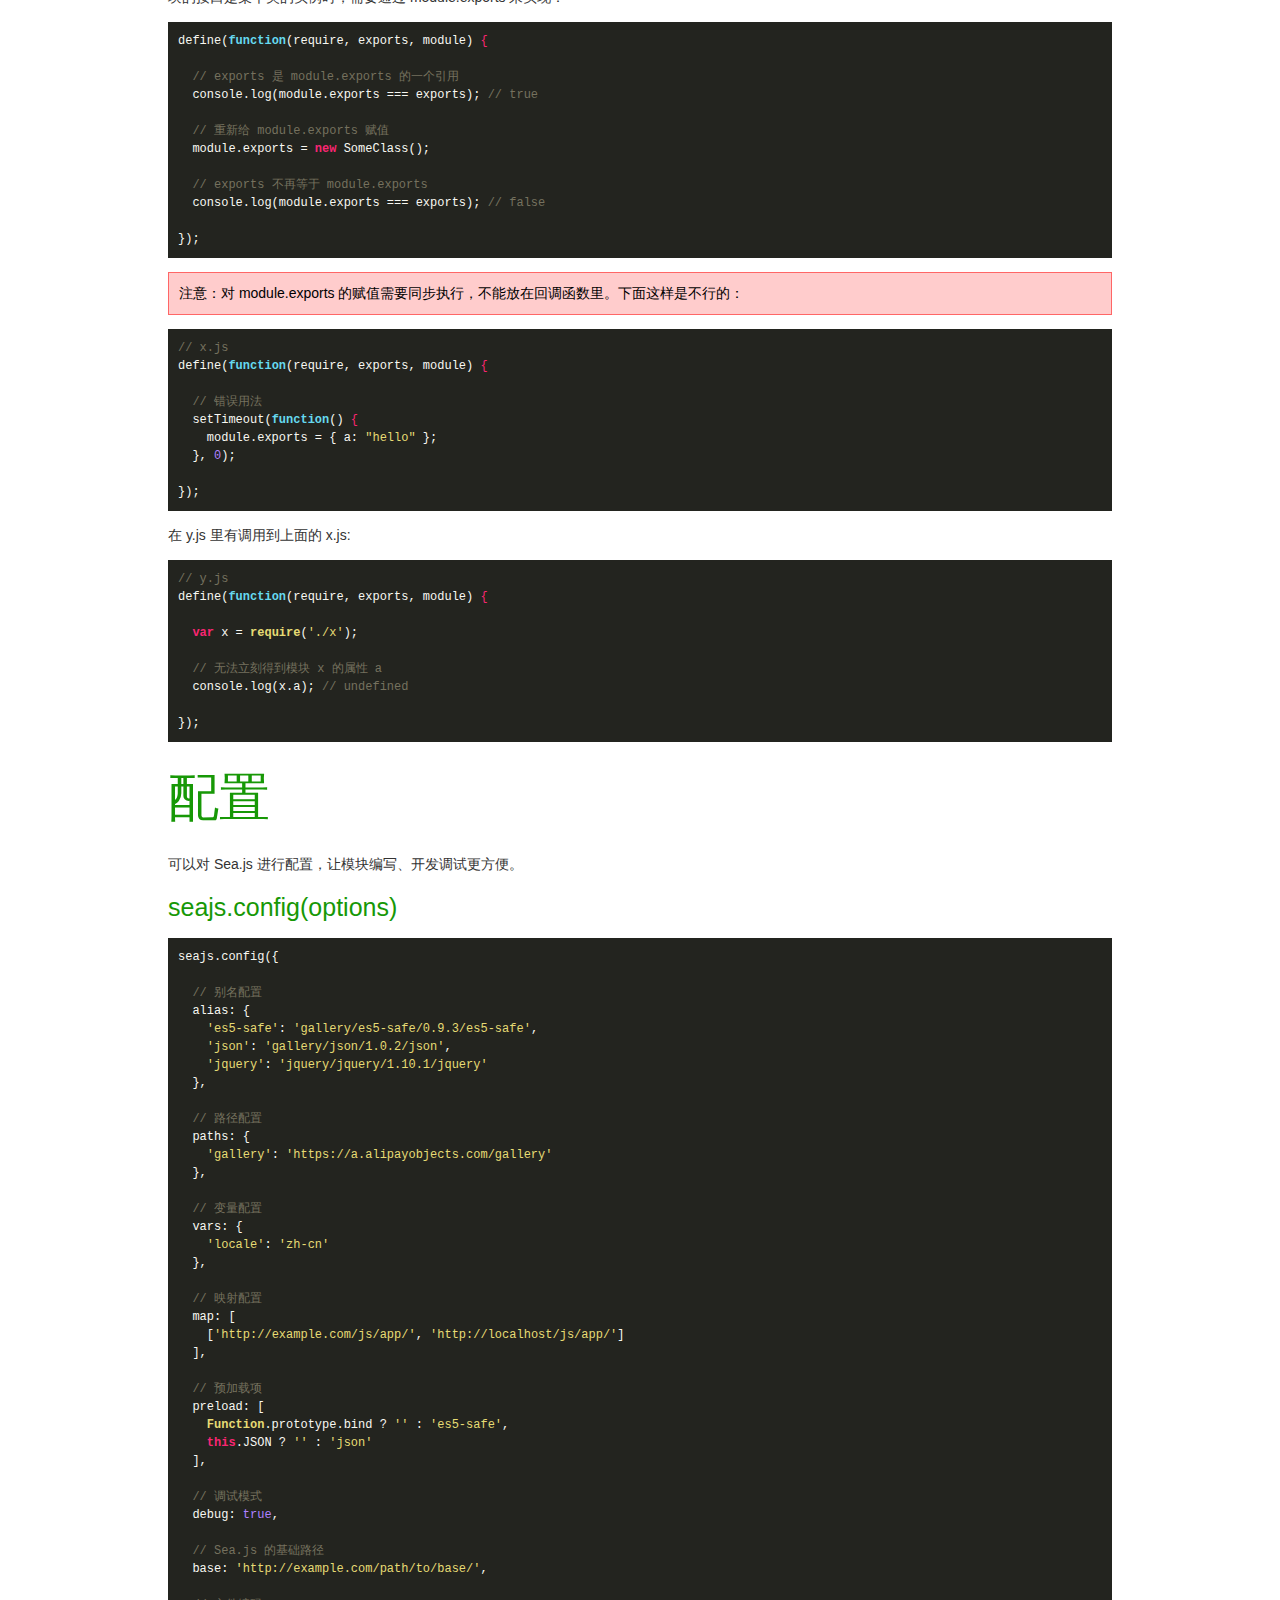
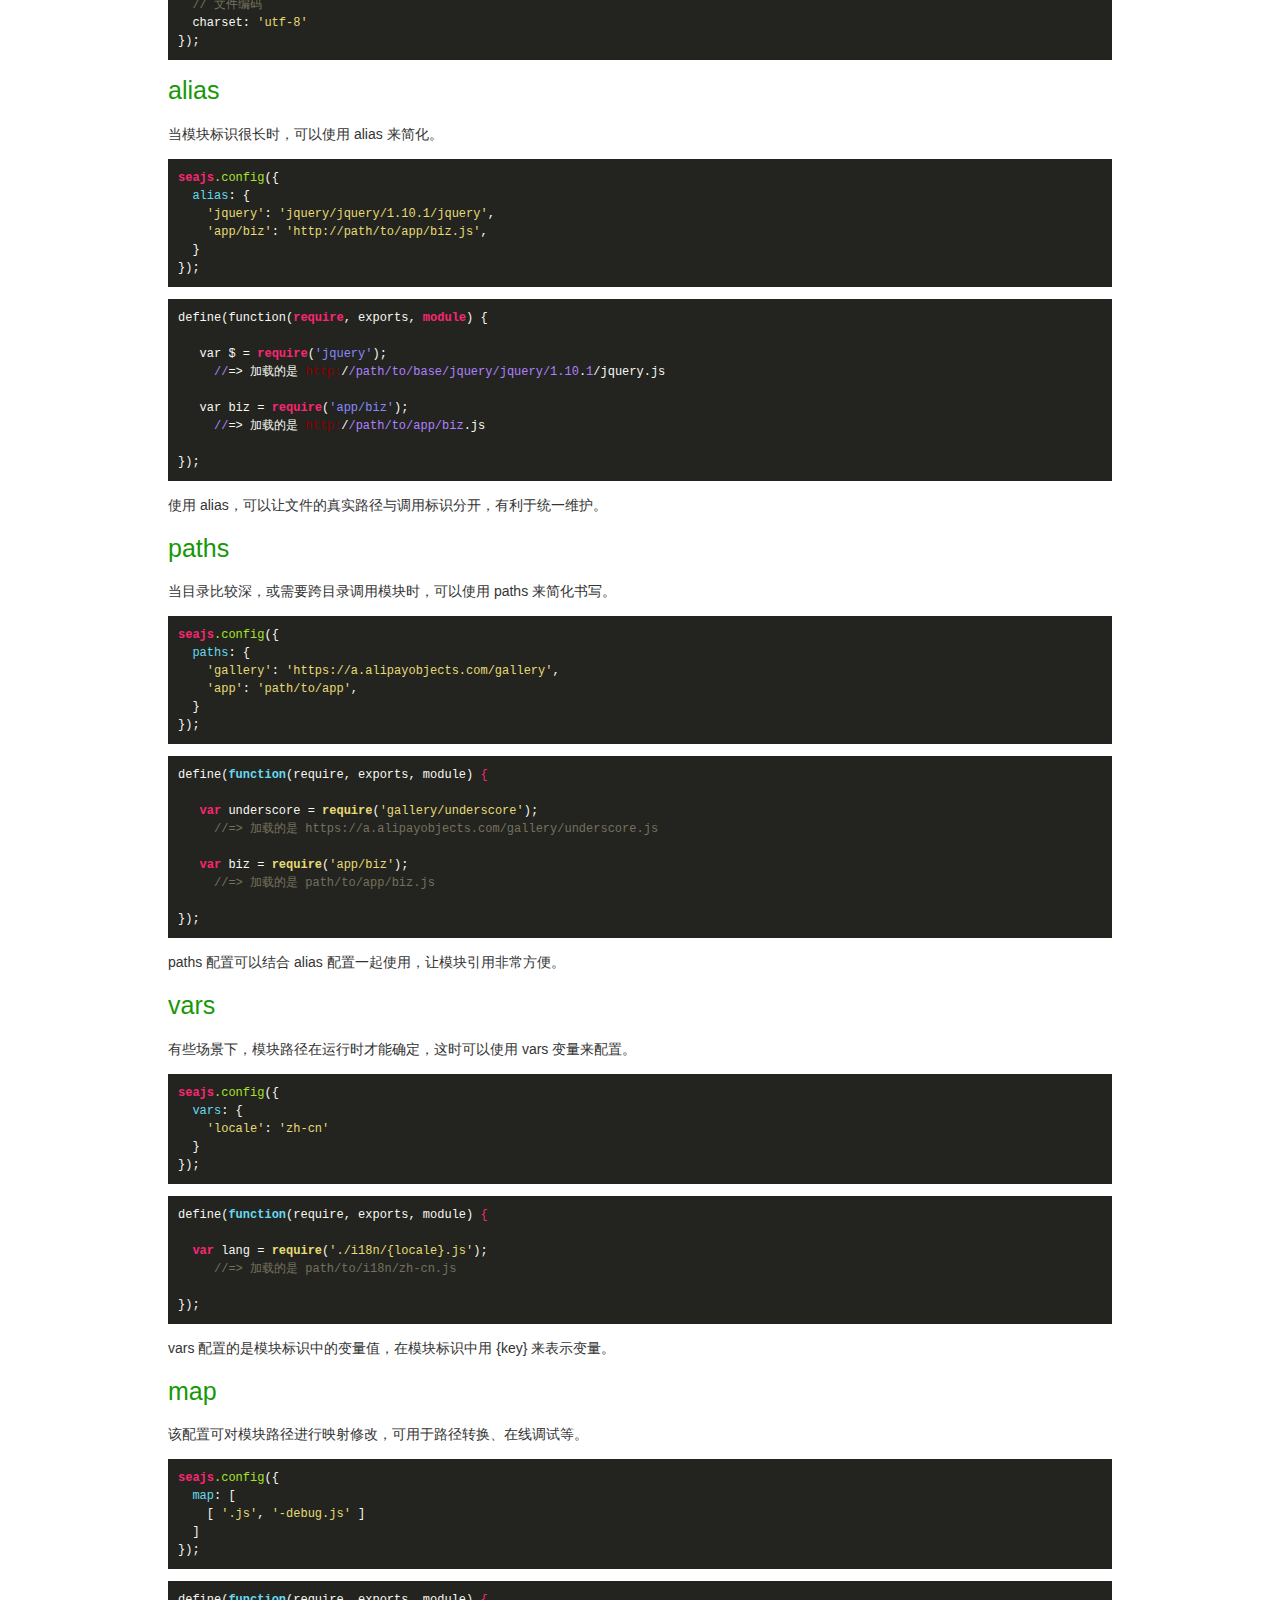
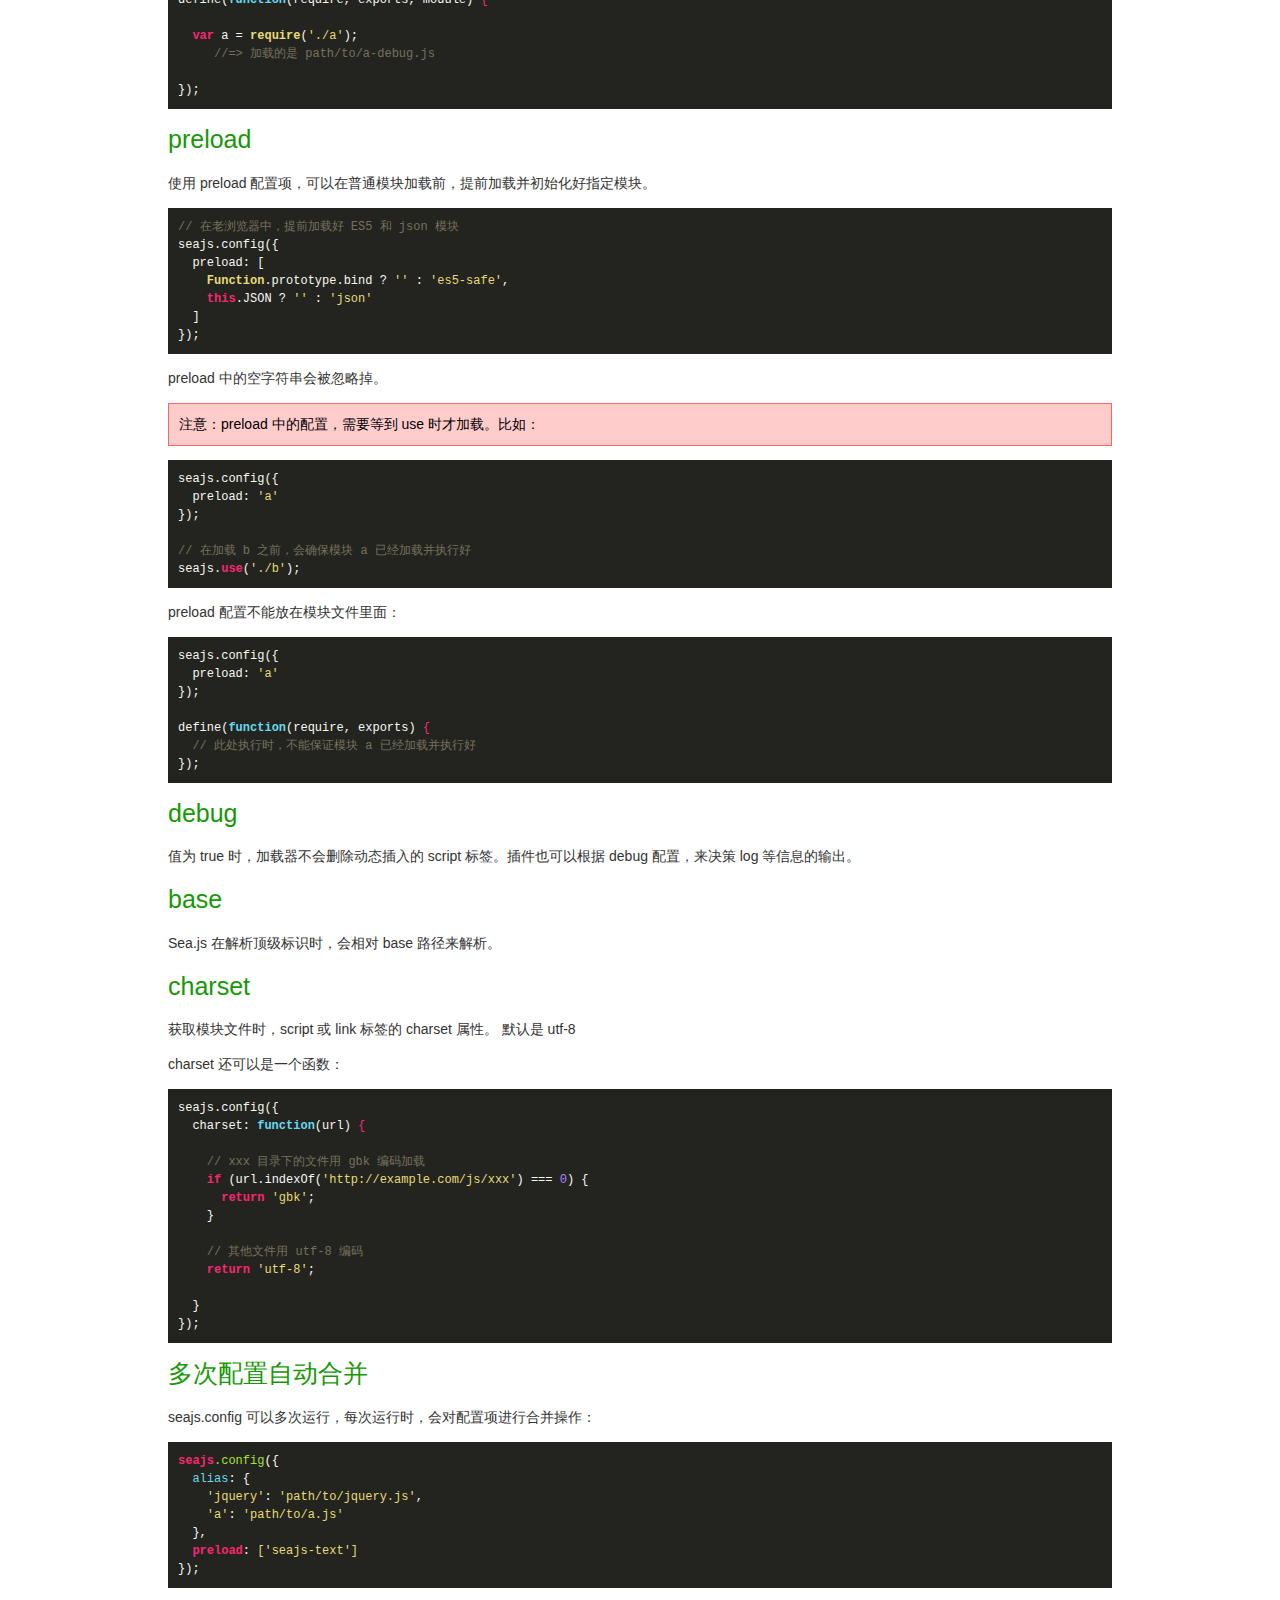
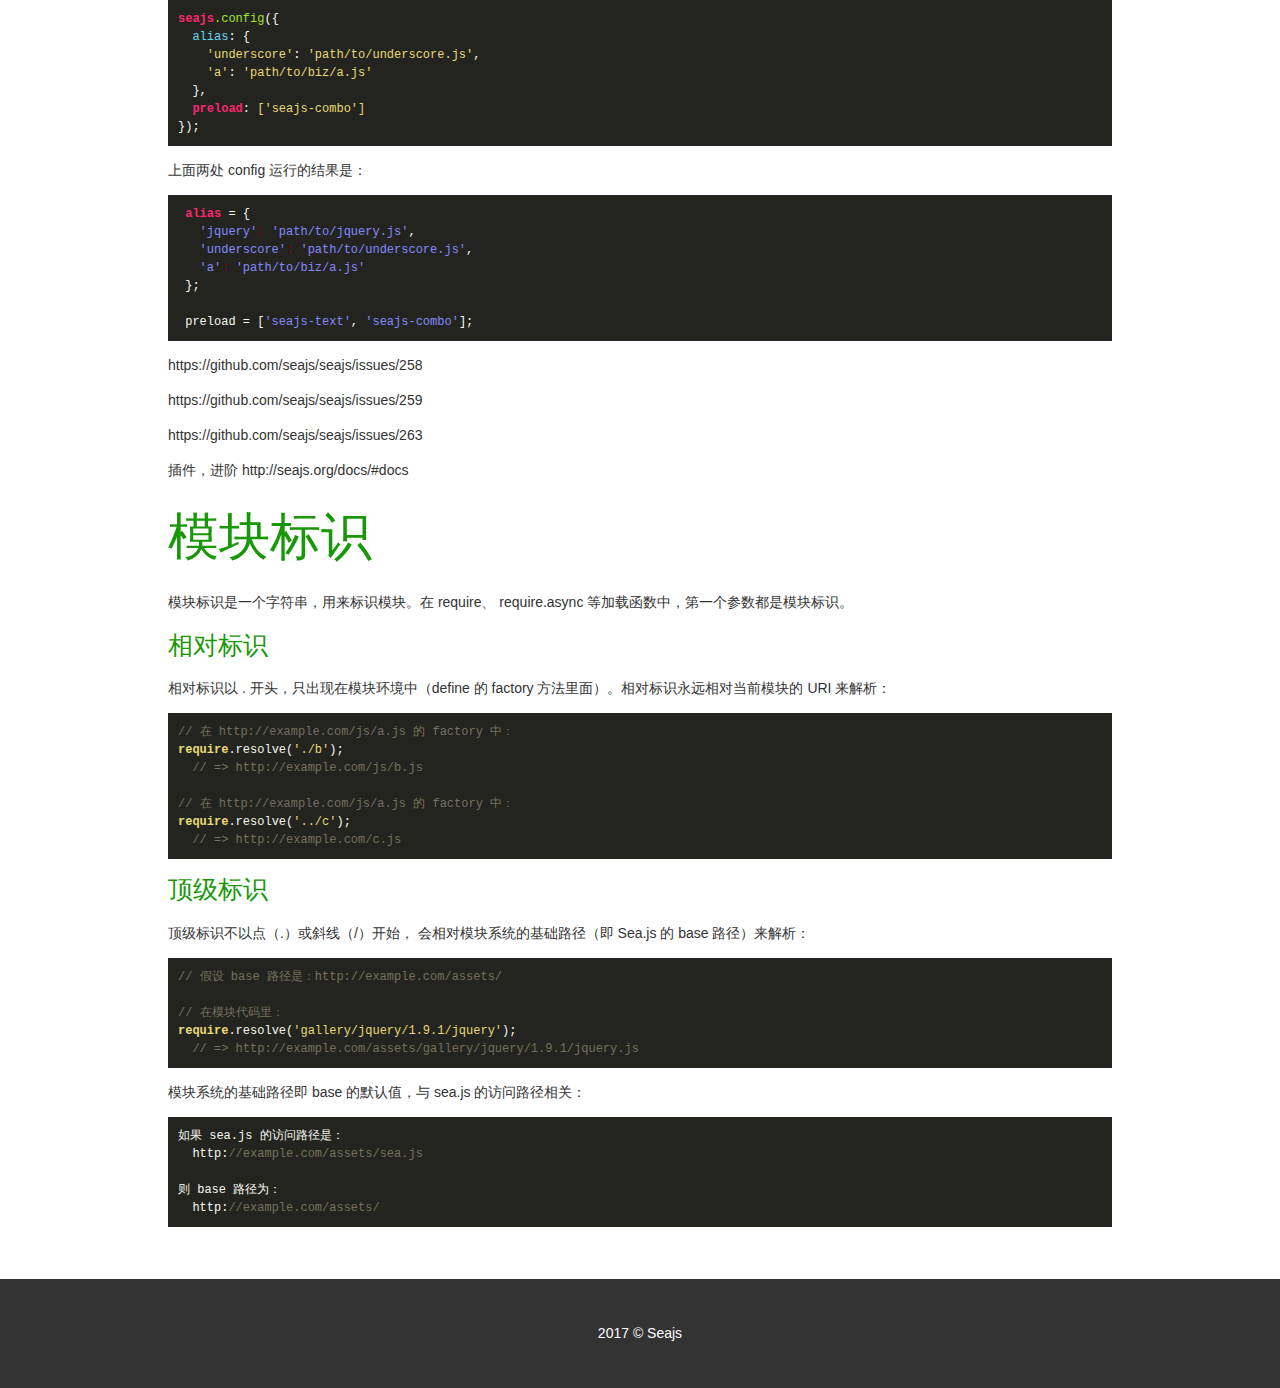
<file: Seajs.html>
<!DOCTYPE html>
<html>
    <head>
        <meta charset="utf-8">
        <title>Sea.js - 提供简单、极致的模块化开发体验</title>
        <link rel="stylesheet" href="src/css/normalize.css">
        <link rel="stylesheet" href="src/css/highlight.css">
        <link rel="stylesheet" href="src/css/main.css">
        <script src="src/js/vendor/modernizr-2.7.1.min.js"></script>
    </head>
    <body>
        <header>
            <div class="header-inner">
                <div class="header-title">
                    <span></span>Sea.js<span></span>
                </div>
                <div class="header-subtitle">
                    提供简单、极致的模块化开发体验
                </div>
                <p class="download">
                    <a href="https://github.com/seajs/seajs/archive/3.0.0.zip" target="_blank">下载</a>
                </p>
                <p class="release">
                    MIT Licensed, v3.0.0 发布于 2014-06-10
                </p>
            </div>
        </header>
        <div class="content">
            <h1>seajs.use</h1>
            <p>通过 use 方法，可以在页面中加载任意模块：</p>
            <pre><code>// // 并发加载模块 a 和模块 b，并在都加载完成时，执行指定回调
seajs.use(['./a', './b'], function(a, b) {
  a.init();
  b.init();
});</code></pre>
            <p>callback 参数可选，省略时，表示无需回调。</p>
            <p class="important-note">注意：seajs.use 与 DOM ready 事件没有任何关系。如果某些操作要确保在 DOM ready 后执行，需要使用 jquery 等类库来保证，比如：</p>
            <pre><code>seajs.use(['jquery', './main'], function($, main) {
  $(document).ready(function() {
    main.init();
  });
});</code></pre>
            <p>seajs.use 理论上只用于加载启动，不应该出现在 define 中的模块代码里。在模块代码里需要异步加载其他模块时，推荐使用 require.async 方法。</p>
            <h1>define</h1>
            <p>
                在 CMD 规范中，一个模块就是一个文件。代码的书写格式如下：
            </p>
            <pre><code>define(factory);</code></pre>
            <h4>参数:</h4>
            <ul>
                <li>
                    <p>
                        <code>
                            factory</code>
                        - 函数，对象或字符串。
                    </p>
                </li>
            </ul>
            <p>比如可以如下定义一个 JSON 数据模块：</p>
            <pre><code>define({ "foo": "bar" });</code></pre>
            <p>也可以通过字符串定义模板模块：</p>
            <pre><code>define('I am a template. My name is {{name}}.');</code></pre>
            <p>
                factory 为函数时，表示是模块的构造方法。执行该构造方法，可以得到模块向外提供的接口。factory 方法在执行时，默认会传入三个参数：require、exports 和 module：
            </p>
            <pre><code>define(function(require, exports, module) {
  // 模块代码
});</code></pre>
            <p>
                define 也可以接受两个以上参数。字符串 hello 表示模块标识，数组 ['jquery'] 是模块依赖。比如：
            </p>
            <pre><code>define('hello', ['jquery'], function(require, exports, module) {
  // 模块代码
});</code></pre>
            <p>id 和 deps 参数可以省略。省略时，可以通过构建工具自动生成。</p>
            <h4>define.cmd</h4>
            <p>
                一个空对象，可用来判定当前页面是否有 CMD 模块加载器：
            </p>
            <pre><code>if (typeof define === "function" && define.cmd) {
  // 有 Sea.js 等 CMD 模块加载器存在
}</code></pre>
            <h1>require</h1>
            <p>require 是一个方法，接受 模块标识 作为唯一参数，用来获取其他模块提供的接口。</p>
            <pre><code>define(function(require, exports) {

  // 获取模块 a 的接口
  var a = require('./a');

  // 调用模块 a 的方法
  a.doSomething();

});</code></pre>
            <h4>require.async</h4>
            <p>require.async 方法用来在模块内部异步加载模块，并在加载完成后执行指定回调。callback 参数可选。</p>
            <pre><code>define(function(require, exports, module) {

  // 异步加载一个模块，在加载完成时，执行回调
  require.async('./b', function(b) {
    b.doSomething();
  });

  // 异步加载多个模块，在加载完成时，执行回调
  require.async(['./c', './d'], function(c, d) {
    c.doSomething();
    d.doSomething();
  });

});</code></pre>
            <p class="important-note">
                注意：require 是同步往下执行，require.async 则是异步回调执行。require.async 一般用来加载可延迟异步加载的模块。
            </p>
            <h4>require.resolve</h4>
            <p>使用模块系统内部的路径解析机制来解析并返回模块路径。该函数不会加载模块，只返回解析后的绝对路径。</p>
            <pre><code>define(function(require, exports) {

  console.log(require.resolve('./b'));
  // ==> http://example.com/path/to/b.js

});</code></pre>
            <p>这可以用来获取模块路径，一般用在插件环境或需动态拼接模块路径的场景下。</p>
            <h1>exports</h1>
            <p>exports 是一个对象，用来向外提供模块接口。</p>
            <pre><code>define(function(require, exports) {

  // 对外提供 foo 属性
  exports.foo = 'bar';

  // 对外提供 doSomething 方法
  exports.doSomething = function() {};

});</code></pre>
            <p>除了给 exports 对象增加成员，还可以使用 return 直接向外提供接口。</p>
            <pre><code>define(function(require) {
  // 通过 return 直接提供接口
  return {
    foo: 'bar',
    doSomething: function() {}
  };
});</code></pre>
            <p>如果 return 语句是模块中的唯一代码，还可简化为：</p>
            <pre><code>define({
  foo: 'bar',
  doSomething: function() {}
});</code></pre>
            <p>上面这种格式特别适合定义 JSONP 模块。</p>
            <p class="important-note">
                特别注意：下面这种写法是错误的！
            </p>
            <pre><code>define(function(require, exports) {
  // 错误用法！！!
  exports = {
    foo: 'bar',
    doSomething: function() {}
  };
});</code></pre>
            <p>正确的写法是用 return 或者给 module.exports 赋值：</p>
            <pre><code>define(function(require, exports, module) {
  // 正确写法
  module.exports = {
    foo: 'bar',
    doSomething: function() {}
  };
});</code></pre>
            <p>提示：exports 仅仅是 module.exports 的一个引用。在 factory 内部给 exports 重新赋值时，并不会改变 module.exports 的值。因此给 exports 赋值是无效的，不能用来更改模块接口。</p>
            <h1>module</h1>
            <p>module 是一个对象，上面存储了与当前模块相关联的一些属性和方法。</p>
            <h4>module.id</h4>
            <p>模块的唯一标识。</p>
            <pre><code>define('id', [], function(require, exports, module) {
  // 模块代码
});</code></pre>
            <p>上面代码中，define 的第一个参数就是模块标识。</p>
            <h4>module.uri</h4>
            <p>根据模块系统的路径解析规则得到的模块绝对路径。</p>
            <pre><code>define(function(require, exports, module) {

  console.log(module.uri); 
  // ==> http://example.com/path/to/this/file.js

});</code></pre>
            <p>一般情况下（没有在 define 中手写 id 参数时），module.id 的值就是 module.uri，两者完全相同。</p>
            <h4>module.dependencies</h4>
            <p>dependencies 是一个数组，表示当前模块的依赖。</p>
            <h4>module.exports</h4>
            <p>当前模块对外提供的接口。</p>
            <p>传给 factory 构造方法的 exports 参数是 module.exports 对象的一个引用。只通过 exports 参数来提供接口，有时无法满足开发者的所有需求。 比如当模块的接口是某个类的实例时，需要通过 module.exports 来实现：</p>
            <pre><code>define(function(require, exports, module) {

  // exports 是 module.exports 的一个引用
  console.log(module.exports === exports); // true

  // 重新给 module.exports 赋值
  module.exports = new SomeClass();

  // exports 不再等于 module.exports
  console.log(module.exports === exports); // false

});</code></pre>
            <p class="important-note">注意：对 module.exports 的赋值需要同步执行，不能放在回调函数里。下面这样是不行的：</p>
            <pre><code>// x.js
define(function(require, exports, module) {

  // 错误用法
  setTimeout(function() {
    module.exports = { a: "hello" };
  }, 0);

});</code></pre>
            <p>在 y.js 里有调用到上面的 x.js:</p>
            <pre><code>// y.js
define(function(require, exports, module) {

  var x = require('./x');

  // 无法立刻得到模块 x 的属性 a
  console.log(x.a); // undefined

});</code></pre>
            <h1>配置</h1>
            <p>可以对 Sea.js 进行配置，让模块编写、开发调试更方便。</p>
            <h4>seajs.config(options)</h4>
            <pre><code>seajs.config({

  // 别名配置
  alias: {
    'es5-safe': 'gallery/es5-safe/0.9.3/es5-safe',
    'json': 'gallery/json/1.0.2/json',
    'jquery': 'jquery/jquery/1.10.1/jquery'
  },

  // 路径配置
  paths: {
    'gallery': 'https://a.alipayobjects.com/gallery'
  },

  // 变量配置
  vars: {
    'locale': 'zh-cn'
  },

  // 映射配置
  map: [
    ['http://example.com/js/app/', 'http://localhost/js/app/']
  ],

  // 预加载项
  preload: [
    Function.prototype.bind ? '' : 'es5-safe',
    this.JSON ? '' : 'json'
  ],

  // 调试模式
  debug: true,

  // Sea.js 的基础路径
  base: 'http://example.com/path/to/base/',

  // 文件编码
  charset: 'utf-8'
});</code></pre>
            <h4>alias</h4>
            <p>当模块标识很长时，可以使用 alias 来简化。</p>
            <pre><code>seajs.config({
  alias: {
    'jquery': 'jquery/jquery/1.10.1/jquery',
    'app/biz': 'http://path/to/app/biz.js',
  }
});</code></pre>
            <pre><code>define(function(require, exports, module) {

   var $ = require('jquery');
     //=> 加载的是 http://path/to/base/jquery/jquery/1.10.1/jquery.js

   var biz = require('app/biz');
     //=> 加载的是 http://path/to/app/biz.js

});</code></pre>
            <p>使用 alias，可以让文件的真实路径与调用标识分开，有利于统一维护。</p>
            <h4>paths</h4>
            <p>当目录比较深，或需要跨目录调用模块时，可以使用 paths 来简化书写。</p>
            <pre><code>seajs.config({
  paths: {
    'gallery': 'https://a.alipayobjects.com/gallery',
    'app': 'path/to/app',
  }
});</code></pre>
            <pre><code>define(function(require, exports, module) {

   var underscore = require('gallery/underscore');
     //=> 加载的是 https://a.alipayobjects.com/gallery/underscore.js

   var biz = require('app/biz');
     //=> 加载的是 path/to/app/biz.js

});</code></pre>
            <p>paths 配置可以结合 alias 配置一起使用，让模块引用非常方便。</p>
            <h4>vars</h4>
            <p>有些场景下，模块路径在运行时才能确定，这时可以使用 vars 变量来配置。</p>
            <pre><code>seajs.config({
  vars: {
    'locale': 'zh-cn'
  }
});</code></pre>
            <pre><code>define(function(require, exports, module) {

  var lang = require('./i18n/{locale}.js');
     //=> 加载的是 path/to/i18n/zh-cn.js

});</code></pre>
            <p>vars 配置的是模块标识中的变量值，在模块标识中用 {key} 来表示变量。</p>
            <h4>map</h4>
            <p>该配置可对模块路径进行映射修改，可用于路径转换、在线调试等。</p>
            <pre><code>seajs.config({
  map: [
    [ '.js', '-debug.js' ]
  ]
});</code></pre>
            <pre><code>define(function(require, exports, module) {

  var a = require('./a');
     //=> 加载的是 path/to/a-debug.js

});</code></pre>
            <h4>preload</h4>
            <p>使用 preload 配置项，可以在普通模块加载前，提前加载并初始化好指定模块。</p>
            <pre><code>// 在老浏览器中，提前加载好 ES5 和 json 模块
seajs.config({
  preload: [
    Function.prototype.bind ? '' : 'es5-safe',
    this.JSON ? '' : 'json'
  ]
});</code></pre>
            <p>preload 中的空字符串会被忽略掉。</p>
            <p class="important-note">注意：preload 中的配置，需要等到 use 时才加载。比如：</p>
            <pre><code>seajs.config({
  preload: 'a'
});

// 在加载 b 之前，会确保模块 a 已经加载并执行好
seajs.use('./b');</code></pre>
            <p>preload 配置不能放在模块文件里面：</p>
            <pre><code>seajs.config({
  preload: 'a'
});

define(function(require, exports) {
  // 此处执行时，不能保证模块 a 已经加载并执行好
});</code></pre>
            <h4>debug</h4>
            <p>值为 true 时，加载器不会删除动态插入的 script 标签。插件也可以根据 debug 配置，来决策 log 等信息的输出。</p>
            <h4>base</h4>
            <p>Sea.js 在解析顶级标识时，会相对 base 路径来解析。</p>
            <h4>charset</h4>
            <p>获取模块文件时，script 或 link 标签的 charset 属性。 默认是 utf-8</p>
            <p>charset 还可以是一个函数：</p>
            <pre><code>seajs.config({
  charset: function(url) {

    // xxx 目录下的文件用 gbk 编码加载
    if (url.indexOf('http://example.com/js/xxx') === 0) {
      return 'gbk';
    }

    // 其他文件用 utf-8 编码
    return 'utf-8';

  }
});</code></pre>
            <h4>多次配置自动合并</h4>
            <p>seajs.config 可以多次运行，每次运行时，会对配置项进行合并操作：</p>
            <pre><code>seajs.config({
  alias: {
    'jquery': 'path/to/jquery.js',
    'a': 'path/to/a.js'
  },
  preload: ['seajs-text']
});</code></pre>
            <pre><code>seajs.config({
  alias: {
    'underscore': 'path/to/underscore.js',
    'a': 'path/to/biz/a.js'
  },
  preload: ['seajs-combo']
});</code></pre>
            <p>上面两处 config 运行的结果是：</p>
            <pre><code> alias = {
   'jquery': 'path/to/jquery.js',
   'underscore': 'path/to/underscore.js',
   'a': 'path/to/biz/a.js'
 };

 preload = ['seajs-text', 'seajs-combo'];</code></pre>

        <p>https://github.com/seajs/seajs/issues/258</p>
        <p>https://github.com/seajs/seajs/issues/259</p>
        <p>https://github.com/seajs/seajs/issues/263</p>
        <p>插件，进阶 http://seajs.org/docs/#docs</p>
            <h1>模块标识</h1>
            <p>模块标识是一个字符串，用来标识模块。在 require、 require.async 等加载函数中，第一个参数都是模块标识。</p>
            <h4>相对标识</h4>
            <p>相对标识以 . 开头，只出现在模块环境中（define 的 factory 方法里面）。相对标识永远相对当前模块的 URI 来解析：</p>
            <pre><code>// 在 http://example.com/js/a.js 的 factory 中：
require.resolve('./b');
  // => http://example.com/js/b.js

// 在 http://example.com/js/a.js 的 factory 中：
require.resolve('../c');
  // => http://example.com/c.js</code></pre>
            <h4>顶级标识</h4>
            <p>顶级标识不以点（.）或斜线（/）开始， 会相对模块系统的基础路径（即 Sea.js 的 base 路径）来解析：</p>
            <pre><code>// 假设 base 路径是：http://example.com/assets/

// 在模块代码里：
require.resolve('gallery/jquery/1.9.1/jquery');
  // => http://example.com/assets/gallery/jquery/1.9.1/jquery.js</code></pre>
            <p>模块系统的基础路径即 base 的默认值，与 sea.js 的访问路径相关：</p>
            <pre><code>如果 sea.js 的访问路径是：
  http://example.com/assets/sea.js

则 base 路径为：
  http://example.com/assets/</code></pre>
        </div>
        <footer>
            <div class="footer-inner">
                <p>
                    2017 © Seajs
                </p>
            </div>
        </footer>
        <script src="src/js/vendor/jquery-1.11.0.min.js"></script>
        <script src="src/js/plugins.js"></script>
        <script src="src/js/main.js"></script>
    </body>
</html>
</file>
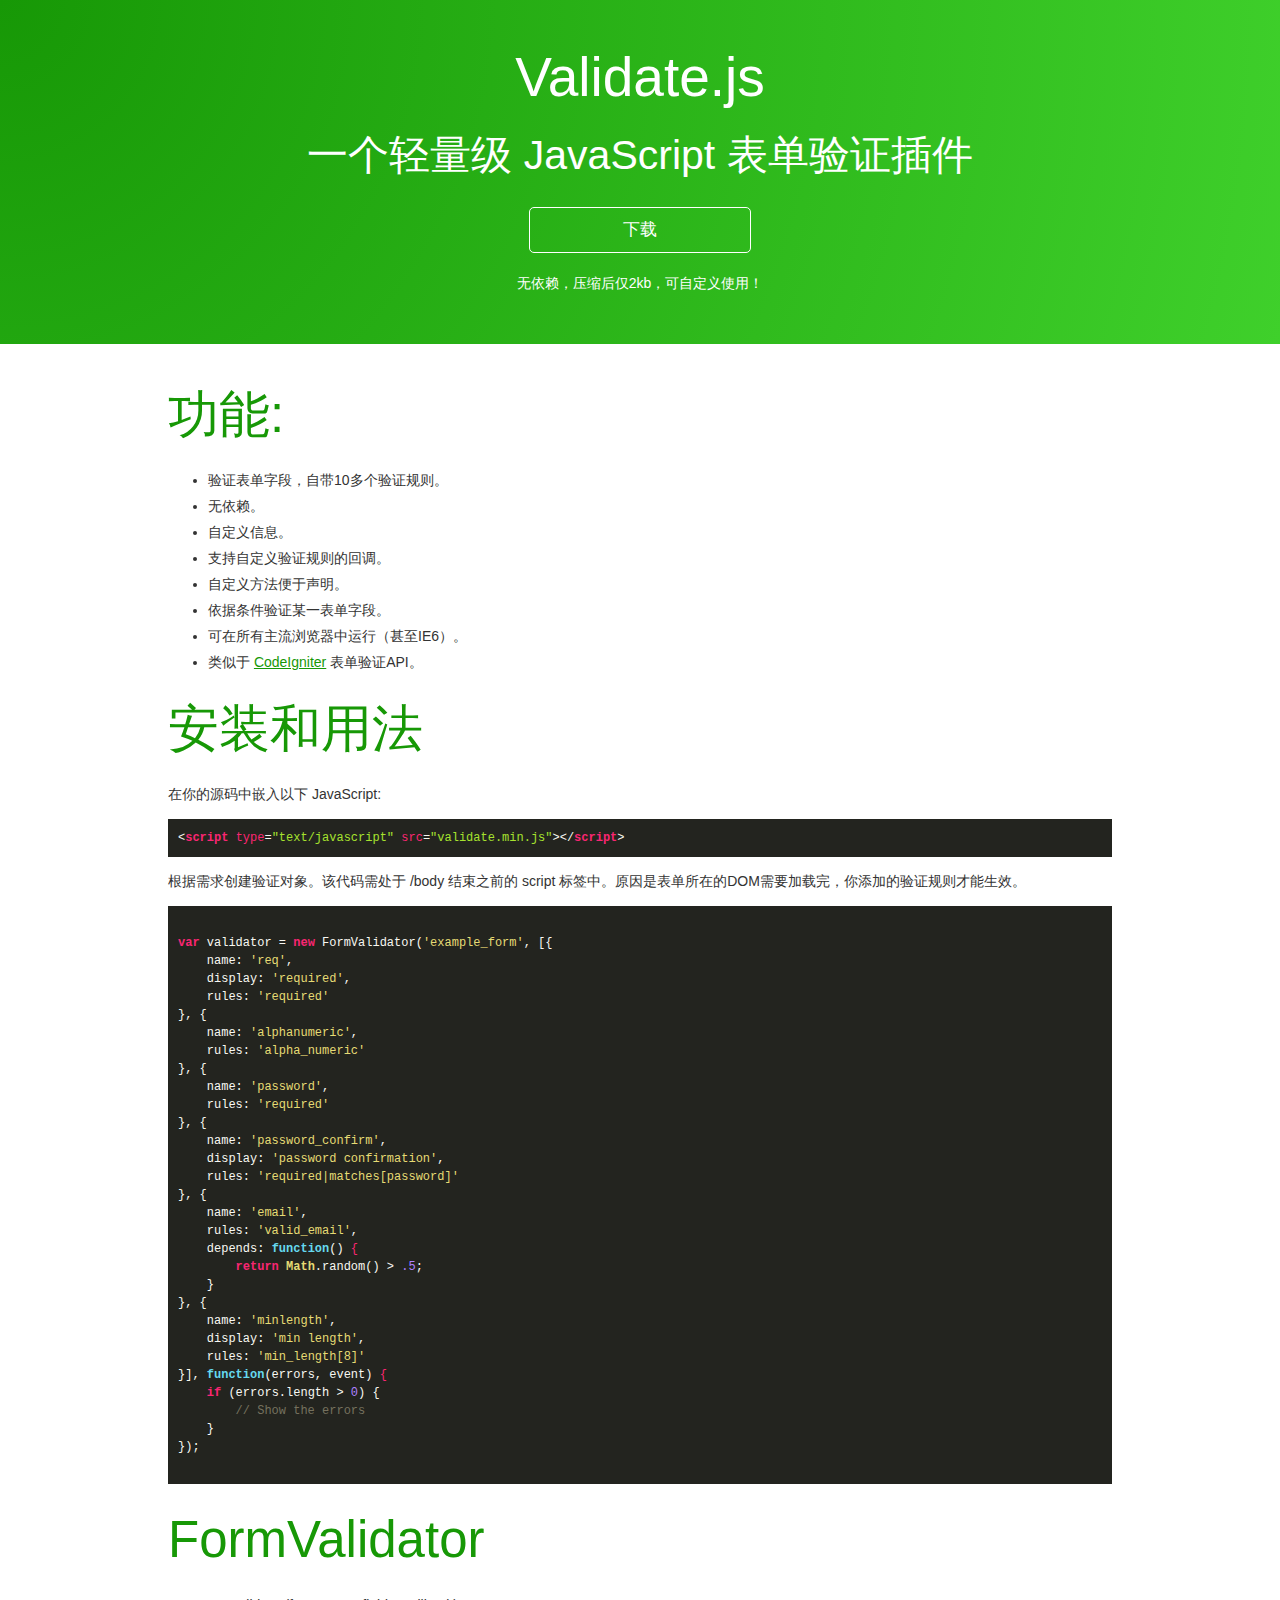
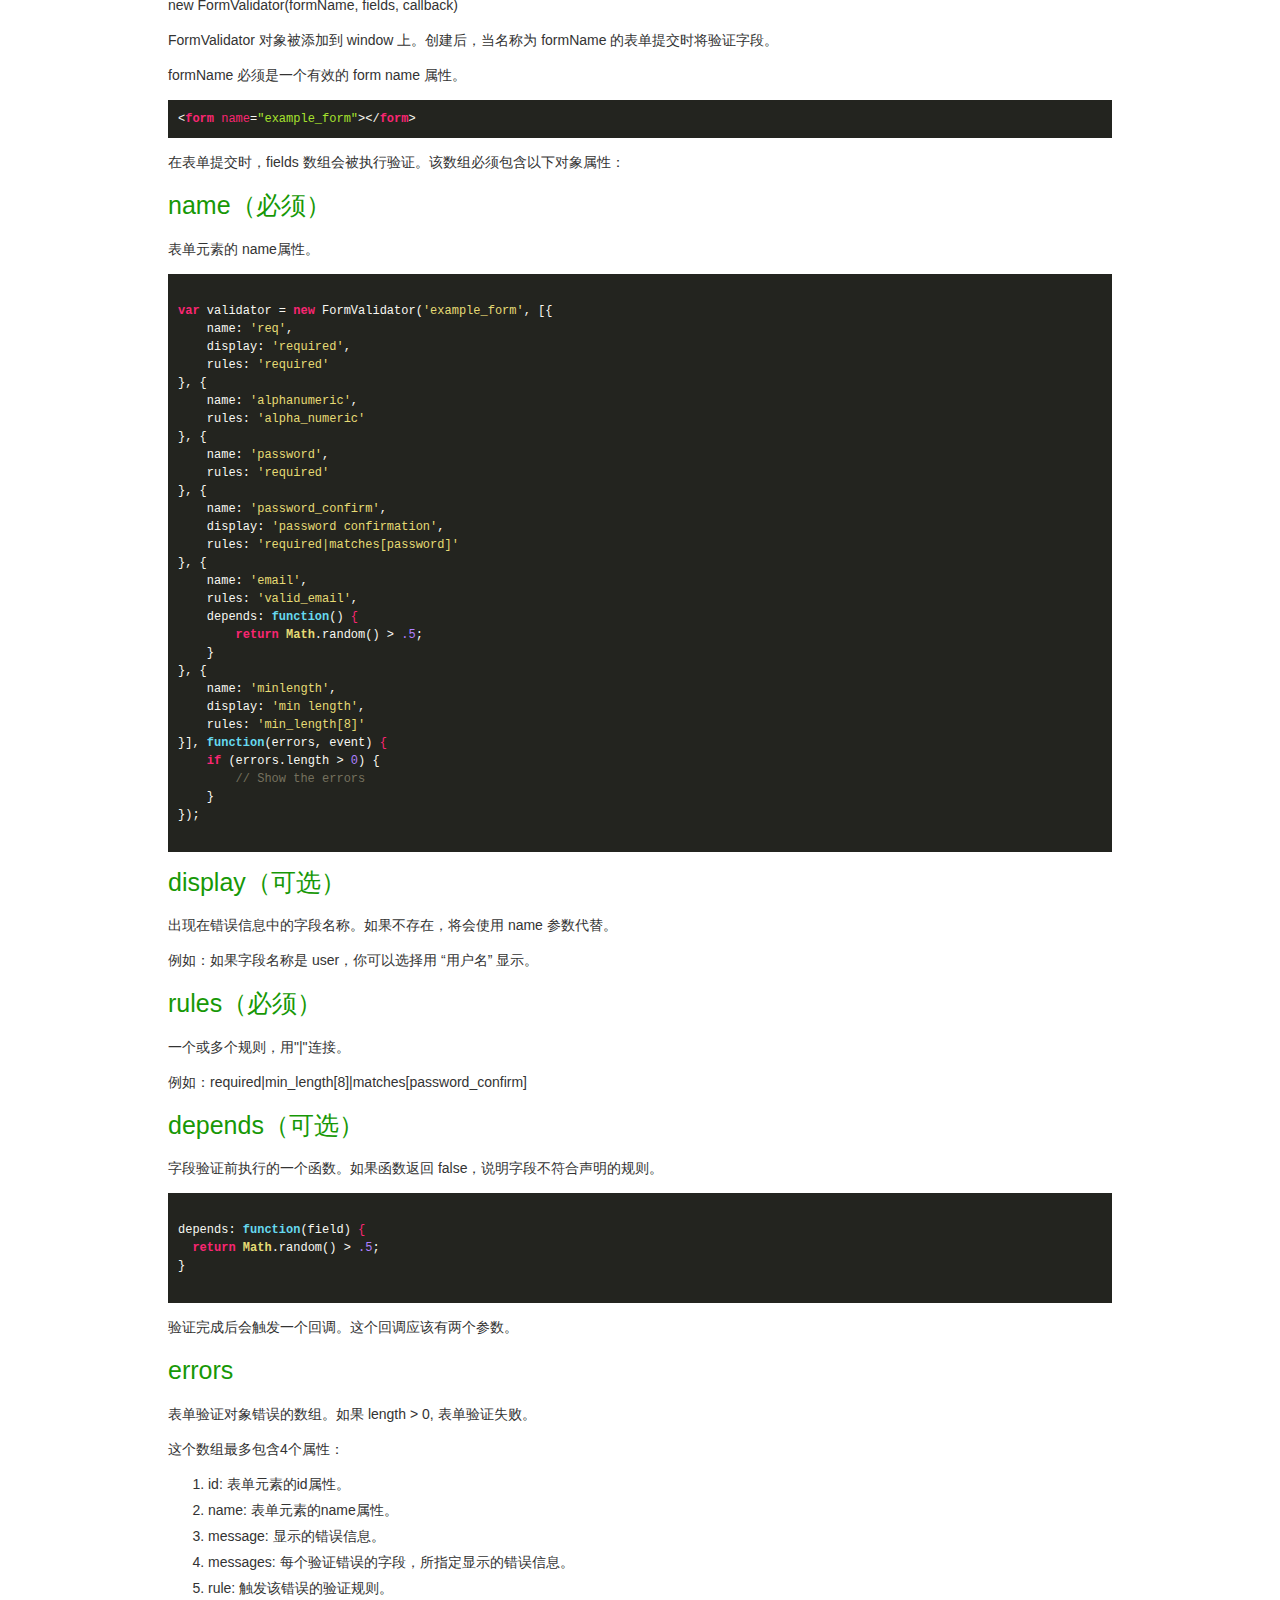
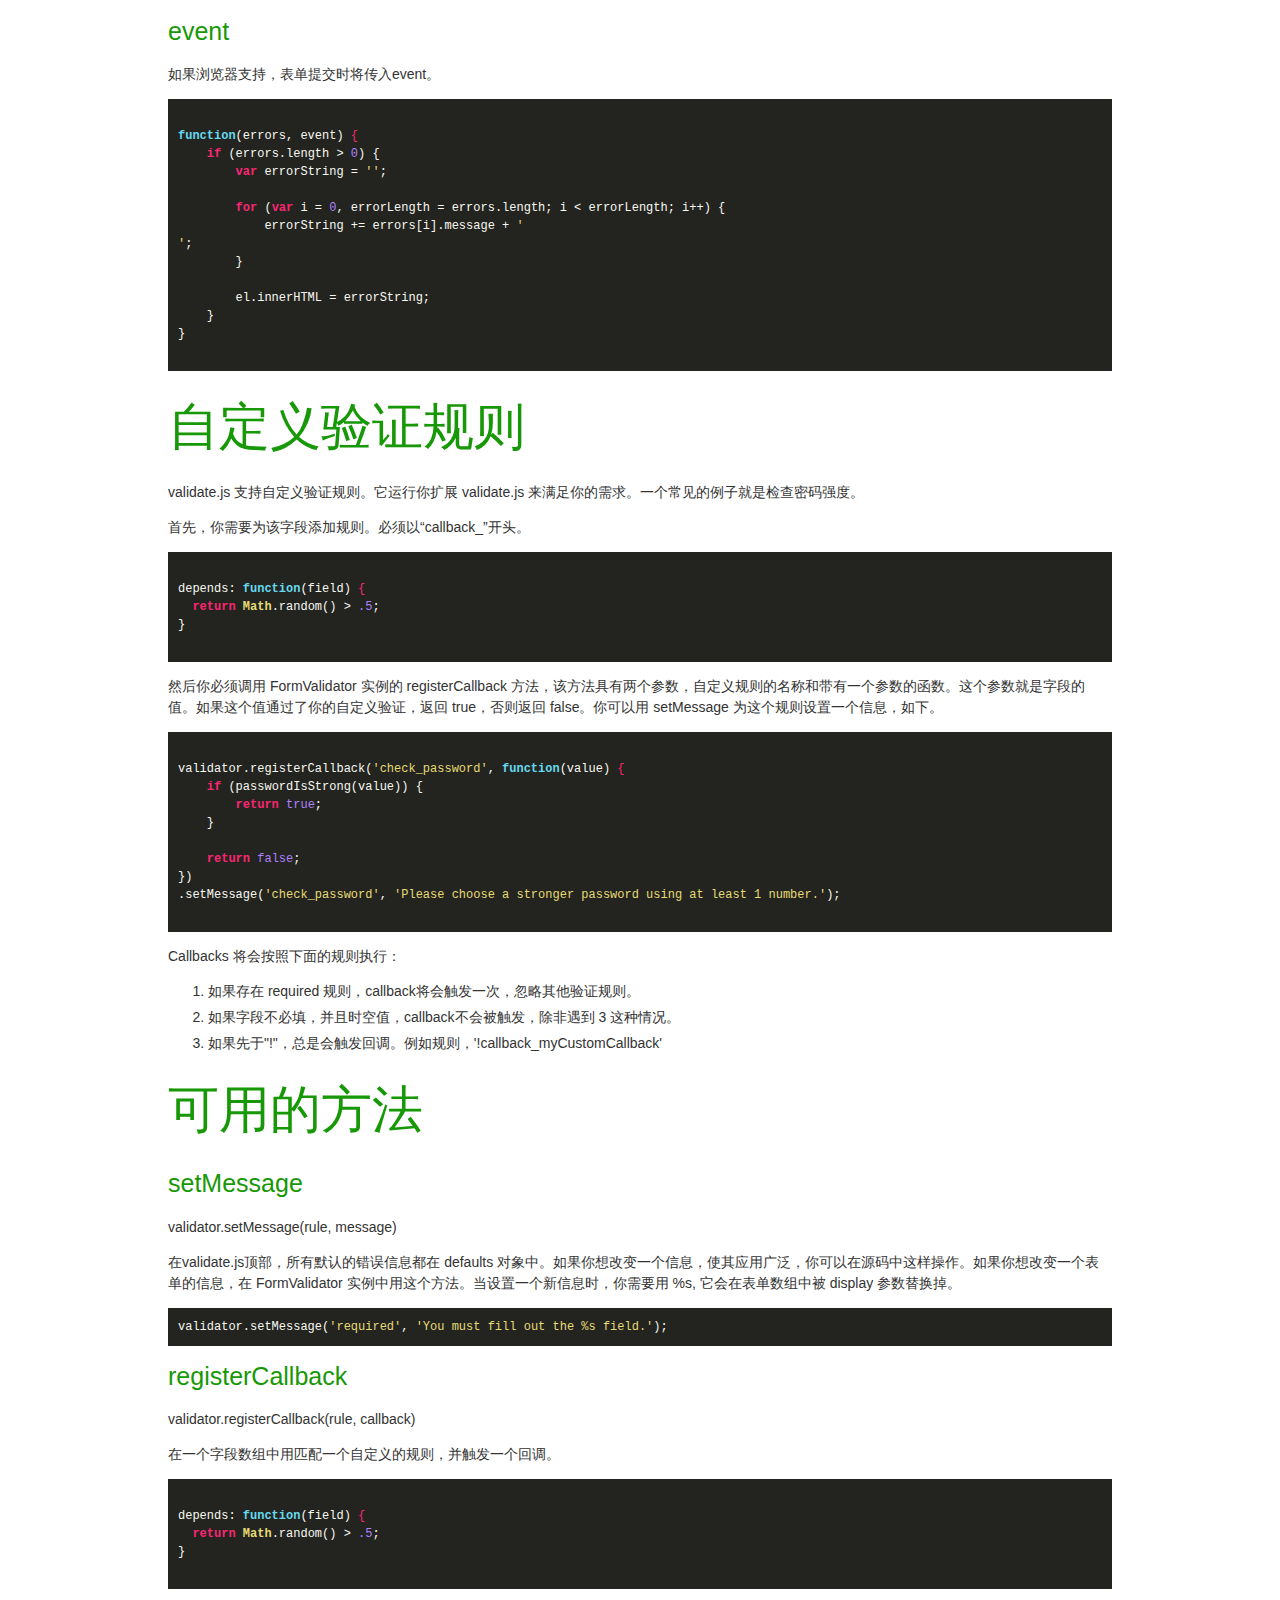
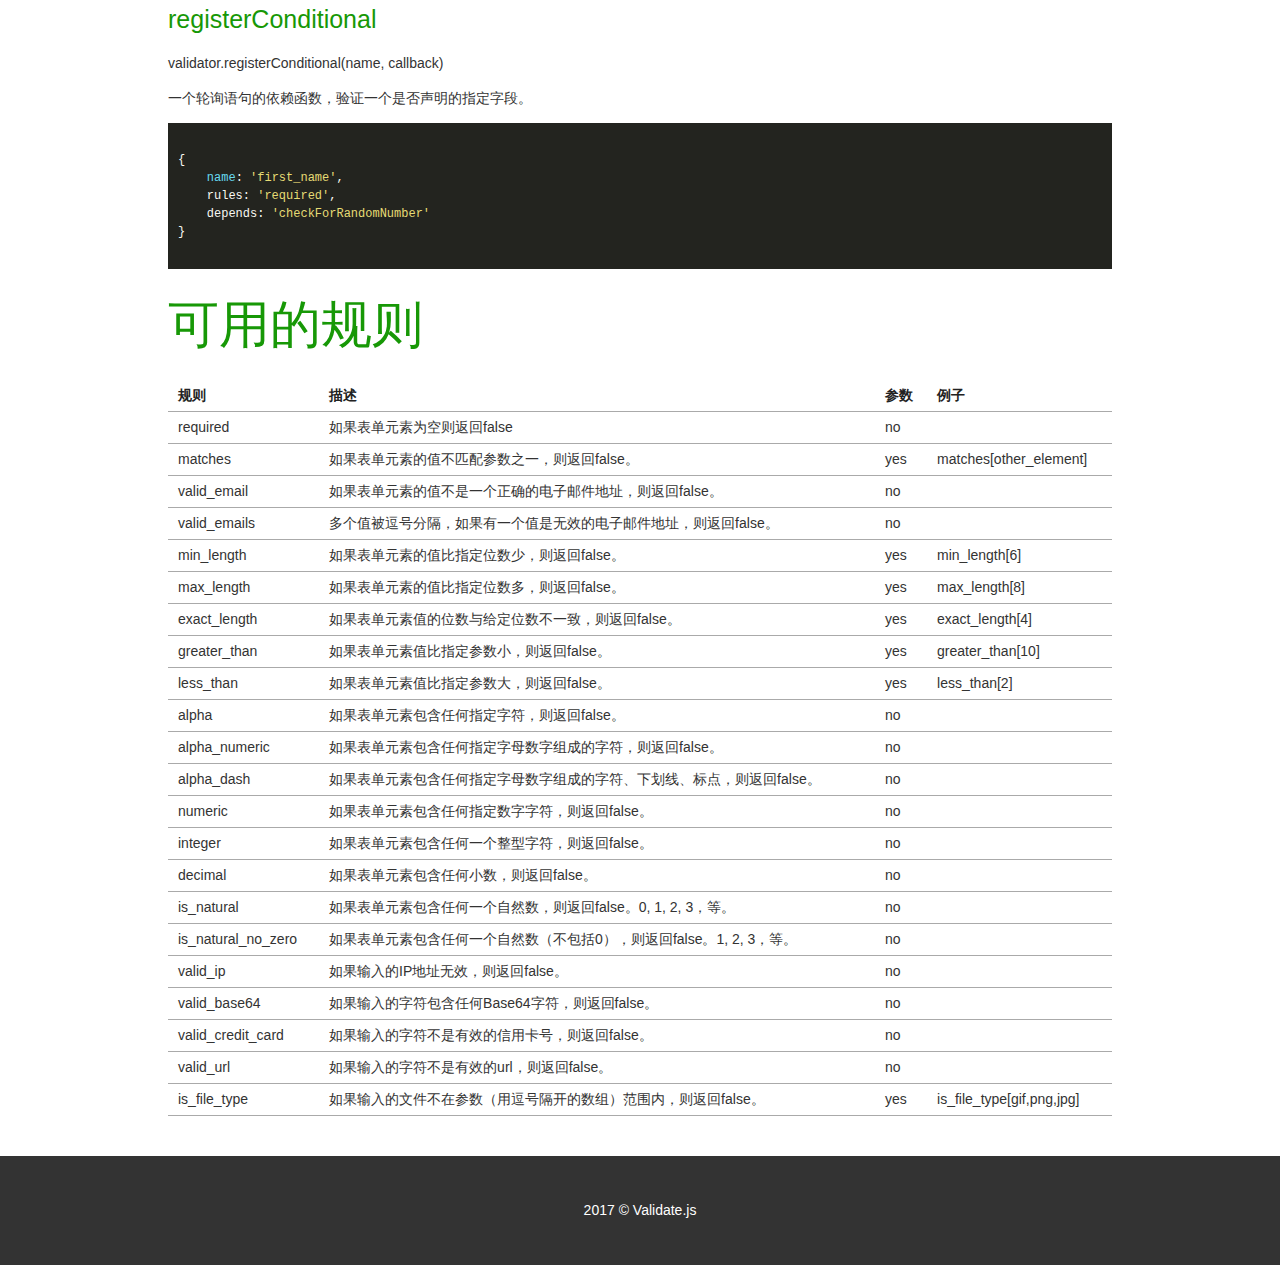
<file: Validatejs.html>
<!DOCTYPE html>
<html>
    <head>
        <meta charset="utf-8">
        <title>Validate.js - 一个轻量级表单验证插件</title>
        <link rel="stylesheet" href="src/css/normalize.css">
        <link rel="stylesheet" href="src/css/highlight.css">
        <link rel="stylesheet" href="src/css/main.css">
        <script src="src/js/vendor/modernizr-2.7.1.min.js"></script>
    </head>
    <body>
        <header>
            <div class="header-inner">
                <div class="header-title">
                    <span></span>Validate.js<span></span>
                </div>
                <div class="header-subtitle">
                    一个轻量级 JavaScript 表单验证插件
                </div>
                <p class="download">
                    <a href="http://rickharrison.github.io/validate.js/" target="_blank">下载</a>
                </p>
                <p class="release">
                    无依赖，压缩后仅2kb，可自定义使用！
                </p>
            </div>
        </header>
        <div class="content">
            <h1>功能:</h1>
            <ul>
                <li>验证表单字段，自带10多个验证规则。</li>
                <li>无依赖。</li>
                <li>自定义信息。</li>
                <li>支持自定义验证规则的回调。</li>
                <li>自定义方法便于声明。</li>
                <li>依据条件验证某一表单字段。</li>
                <li>可在所有主流浏览器中运行（甚至IE6）。</li>
                <li>类似于 <a href="http://codeigniter.com/" target="_blank">CodeIgniter</a> 表单验证API。</li>
            </ul>
            <h1>安装和用法</h1>
            <p>在你的源码中嵌入以下 JavaScript:</p>
            <pre><code>&lt;script type="text/javascript" src="validate.min.js"&gt;&lt;/script&gt;
</code></pre>
            <p>根据需求创建验证对象。该代码需处于 /body 结束之前的 script 标签中。原因是表单所在的DOM需要加载完，你添加的验证规则才能生效。</p>
            <pre><code>
var validator = new FormValidator('example_form', [{
    name: 'req',
    display: 'required',
    rules: 'required'
}, {
    name: 'alphanumeric',
    rules: 'alpha_numeric'
}, {
    name: 'password',
    rules: 'required'
}, {
    name: 'password_confirm',
    display: 'password confirmation',
    rules: 'required|matches[password]'
}, {
    name: 'email',
    rules: 'valid_email',
    depends: function() {
        return Math.random() > .5;
    }
}, {
    name: 'minlength',
    display: 'min length',
    rules: 'min_length[8]'
}], function(errors, event) {
    if (errors.length > 0) {
        // Show the errors
    }
});
            </code></pre>
            <h1>FormValidator</h1>
            <p>new FormValidator(formName, fields, callback)</p>
            <p>FormValidator 对象被添加到 window 上。创建后，当名称为 formName 的表单提交时将验证字段。</p>
            <p>formName 必须是一个有效的 form name 属性。</p>
            <pre><code>&lt;form name="example_form"&gt;&lt;/form&gt;</code></pre>
            <p>在表单提交时，fields 数组会被执行验证。该数组必须包含以下对象属性：</p>
            <h4>name（必须）</h4>
            <p>表单元素的 name属性。</p>
            <pre><code>
var validator = new FormValidator('example_form', [{
    name: 'req',
    display: 'required',
    rules: 'required'
}, {
    name: 'alphanumeric',
    rules: 'alpha_numeric'
}, {
    name: 'password',
    rules: 'required'
}, {
    name: 'password_confirm',
    display: 'password confirmation',
    rules: 'required|matches[password]'
}, {
    name: 'email',
    rules: 'valid_email',
    depends: function() {
        return Math.random() > .5;
    }
}, {
    name: 'minlength',
    display: 'min length',
    rules: 'min_length[8]'
}], function(errors, event) {
    if (errors.length > 0) {
        // Show the errors
    }
});
            </code></pre>
            <h4>display（可选）</h4>
            <p>出现在错误信息中的字段名称。如果不存在，将会使用 name 参数代替。</p>
            <p>例如：如果字段名称是 user，你可以选择用 “用户名” 显示。</p>
            <h4>rules（必须）</h4>
            <p>一个或多个规则，用"|"连接。</p>
            <p>例如：required|min_length[8]|matches[password_confirm]</p>
            <h4>depends（可选）</h4>
            <p>字段验证前执行的一个函数。如果函数返回 false，说明字段不符合声明的规则。</p>
            <pre><code>
depends: function(field) {
  return Math.random() > .5;
}
            </code></pre>
            <p>验证完成后会触发一个回调。这个回调应该有两个参数。</p>
            <h4>errors</h4>
            <p>表单验证对象错误的数组。如果 length > 0, 表单验证失败。</p>
            <p>这个数组最多包含4个属性：</p>
            <ol>
                <li>id: 表单元素的id属性。</li>
                <li>name: 表单元素的name属性。</li>
                <li>message: 显示的错误信息。</li>
                <li>messages: 每个验证错误的字段，所指定显示的错误信息。</li>
                <li>rule:  触发该错误的验证规则。</li>
            </ol>
            <h4>event</h4>
            <p>如果浏览器支持，表单提交时将传入event。</p>
            <pre><code>
function(errors, event) {
    if (errors.length > 0) {
        var errorString = '';

        for (var i = 0, errorLength = errors.length; i < errorLength; i++) {
            errorString += errors[i].message + '<br>';
        }

        el.innerHTML = errorString;
    }
}
            </code></pre>
            <h1>自定义验证规则</h1>
            <p>validate.js 支持自定义验证规则。它运行你扩展 validate.js 来满足你的需求。一个常见的例子就是检查密码强度。</p>
            <p>首先，你需要为该字段添加规则。必须以“callback_”开头。</p>
            <pre><code>
depends: function(field) {
  return Math.random() > .5;
}
            </code></pre>
            <p>然后你必须调用 FormValidator 实例的 registerCallback 方法，该方法具有两个参数，自定义规则的名称和带有一个参数的函数。这个参数就是字段的值。如果这个值通过了你的自定义验证，返回 true，否则返回 false。你可以用 setMessage 为这个规则设置一个信息，如下。</p>
            <pre><code>
validator.registerCallback('check_password', function(value) {
    if (passwordIsStrong(value)) {
        return true;
    }

    return false;
})
.setMessage('check_password', 'Please choose a stronger password using at least 1 number.');
            </code></pre>
            <p>Callbacks 将会按照下面的规则执行：</p>
            <ol>
                <li>如果存在 required 规则，callback将会触发一次，忽略其他验证规则。</li>
                <li>如果字段不必填，并且时空值，callback不会被触发，除非遇到 3 这种情况。</li>
                <li>如果先于"!"，总是会触发回调。例如规则，'!callback_myCustomCallback'</li>
            </ol>
            <h1>可用的方法</h1>
            <h4>setMessage</h4>
            <p>validator.setMessage(rule, message)</p>
            <p>在validate.js顶部，所有默认的错误信息都在 defaults 对象中。如果你想改变一个信息，使其应用广泛，你可以在源码中这样操作。如果你想改变一个表单的信息，在 FormValidator 实例中用这个方法。当设置一个新信息时，你需要用 %s, 它会在表单数组中被 display 参数替换掉。</p>
            <pre><code>validator.setMessage('required', 'You must fill out the %s field.');</code></pre>
            <h4>registerCallback</h4>
            <p>validator.registerCallback(rule, callback)</p>
            <p>在一个字段数组中用匹配一个自定义的规则，并触发一个回调。</p>
            <pre><code>
depends: function(field) {
  return Math.random() > .5;
}
            </code></pre>
            <h4>registerConditional</h4>
            <p>validator.registerConditional(name, callback)</p>
            <p>一个轮询语句的依赖函数，验证一个是否声明的指定字段。</p>
            <pre><code>
{
    name: 'first_name',
    rules: 'required',
    depends: 'checkForRandomNumber'
}
            </code></pre>
            <h1>可用的规则</h1>
            <table>
        <thead>
          <tr>
            <th>规则</th>
            <th>描述</th>
            <th>参数</th>
            <th>例子</th>
          </tr>
        </thead>
        <tbody>
            <tr>
                <td>required</td>
                <td>如果表单元素为空则返回false</td>
                <td>no</td>
                <td></td>
            </tr>

            <tr>
                <td>matches</td>
                <td>如果表单元素的值不匹配参数之一，则返回false。</td>
                <td>yes</td>
                <td>matches[other_element]</td>
            </tr>

            <tr>
                <td>valid_email</td>
                <td>如果表单元素的值不是一个正确的电子邮件地址，则返回false。</td>
                <td>no</td>
                <td></td>
            </tr>

            <tr>
                <td>valid_emails</td>
                <td>多个值被逗号分隔，如果有一个值是无效的电子邮件地址，则返回false。</td>
                <td>no</td>
                <td></td>
            </tr>

            <tr>
                <td>min_length</td>
                <td>如果表单元素的值比指定位数少，则返回false。</td>
                <td>yes</td>
                <td>min_length[6]</td>
            </tr>

            <tr>
                <td>max_length</td>
                <td>如果表单元素的值比指定位数多，则返回false。</td>
                <td>yes</td>
                <td>max_length[8]</td>
            </tr>

            <tr>
                <td>exact_length</td>
                <td>如果表单元素值的位数与给定位数不一致，则返回false。</td>
                <td>yes</td>
                <td>exact_length[4]</td>
            </tr>

            <tr>
                <td>greater_than</td>
                <td>如果表单元素值比指定参数小，则返回false。</td>
                <td>yes</td>
                <td>greater_than[10]</td>
            </tr>

            <tr>
                <td>less_than</td>
                <td>如果表单元素值比指定参数大，则返回false。</td>
                <td>yes</td>
                <td>less_than[2]</td>
            </tr>

            <tr>
                <td>alpha</td>
                <td>如果表单元素包含任何指定字符，则返回false。</td>
                <td>no</td>
                <td></td>
            </tr>

            <tr>
                <td>alpha_numeric</td>
                <td>如果表单元素包含任何指定字母数字组成的字符，则返回false。</td>
                <td>no</td>
                <td></td>
            </tr>

            <tr>
                <td>alpha_dash</td>
                <td>如果表单元素包含任何指定字母数字组成的字符、下划线、标点，则返回false。</td>
                <td>no</td>
                <td></td>
            </tr>

            <tr>
                <td>numeric</td>
                <td>如果表单元素包含任何指定数字字符，则返回false。</td>
                <td>no</td>
                <td></td>
            </tr>

            <tr>
                <td>integer</td>
                <td>如果表单元素包含任何一个整型字符，则返回false。</td>
                <td>no</td>
                <td></td>
            </tr>

            <tr>
                <td>decimal</td>
                <td>如果表单元素包含任何小数，则返回false。</td>
                <td>no</td>
                <td></td>
            </tr>

            <tr>
                <td>is_natural</td>
                <td>如果表单元素包含任何一个自然数，则返回false。0, 1, 2, 3，等。</td>
                <td>no</td>
                <td></td>
            </tr>

            <tr>
                <td>is_natural_no_zero</td>
                <td>如果表单元素包含任何一个自然数（不包括0），则返回false。1, 2, 3，等。</td>
                <td>no</td>
                <td></td>
            </tr>

            <tr>
                <td>valid_ip</td>
                <td>如果输入的IP地址无效，则返回false。</td>
                <td>no</td>
                <td></td>
            </tr>

            <tr>
                <td>valid_base64</td>
                <td>如果输入的字符包含任何Base64字符，则返回false。</td>
                <td>no</td>
                <td></td>
            </tr>

            <tr>
                <td>valid_credit_card</td>
                <td>如果输入的字符不是有效的信用卡号，则返回false。</td>
                <td>no</td>
                <td></td>
            </tr>

            <tr>
                <td>valid_url</td>
                <td>如果输入的字符不是有效的url，则返回false。</td>
                <td>no</td>
                <td></td>
            </tr>

            <tr>
                <td>is_file_type</td>
                <td>如果输入的文件不在参数（用逗号隔开的数组）范围内，则返回false。</td>
                <td>yes</td>
                <td>is_file_type[gif,png,jpg]</td>
            </tr>
        </tbody>
      </table>
        </div>
        <footer>
            <div class="footer-inner">
                <p>
                    2017 © Validate.js
                </p>
            </div>
        </footer>
        <script src="src/js/vendor/jquery-1.11.0.min.js"></script>
        <script src="src/js/plugins.js"></script>
        <script src="src/js/main.js"></script>
    </body>
</html>
</file>
<file: stylesheets/styles.css>
html {
  background: #6C7989;
  background: #6c7989 -webkit-gradient(linear, 50% 0%, 50% 100%, color-stop(0%, #6c7989), color-stop(100%, #434b55)) fixed;
  background: #6c7989 -webkit-linear-gradient(#6c7989, #434b55) fixed;
  background: #6c7989 -moz-linear-gradient(#6c7989, #434b55) fixed;
  background: #6c7989 -o-linear-gradient(#6c7989, #434b55) fixed;
  background: #6c7989 -ms-linear-gradient(#6c7989, #434b55) fixed;
  background: #6c7989 linear-gradient(#6c7989, #434b55) fixed;
}

body {
  padding: 50px 0;
  margin: 0;
  font: 14px/1.5 Lato, "Helvetica Neue", Helvetica, Arial, sans-serif;
  color: #555;
  font-weight: 300;
  background: url('[data-uri]') fixed;
}

.wrapper {
  width: 640px;
  margin: 0 auto;
  background: #DEDEDE;
  -webkit-border-radius: 8px;
  -moz-border-radius: 8px;
  -ms-border-radius: 8px;
  -o-border-radius: 8px;
  border-radius: 8px;
  -webkit-box-shadow: rgba(0, 0, 0, 0.2) 0 0 0 1px, rgba(0, 0, 0, 0.45) 0 3px 10px;
  -moz-box-shadow: rgba(0, 0, 0, 0.2) 0 0 0 1px, rgba(0, 0, 0, 0.45) 0 3px 10px;
  box-shadow: rgba(0, 0, 0, 0.2) 0 0 0 1px, rgba(0, 0, 0, 0.45) 0 3px 10px;
}

header, section, footer {
  display: block;
}

a {
  color: #069;
  text-decoration: none;
}

p {
  margin: 0 0 20px;
  padding: 0;
}

strong {
  color: #222;
  font-weight: 700;
}

header {
  -webkit-border-radius: 8px 8px 0 0;
  -moz-border-radius: 8px 8px 0 0;
  -ms-border-radius: 8px 8px 0 0;
  -o-border-radius: 8px 8px 0 0;
  border-radius: 8px 8px 0 0;
  background: #C6EAFA;
  background: -webkit-gradient(linear, 50% 0%, 50% 100%, color-stop(0%, #ddfbfc), color-stop(100%, #c6eafa));
  background: -webkit-linear-gradient(#ddfbfc, #c6eafa);
  background: -moz-linear-gradient(#ddfbfc, #c6eafa);
  background: -o-linear-gradient(#ddfbfc, #c6eafa);
  background: -ms-linear-gradient(#ddfbfc, #c6eafa);
  background: linear-gradient(#ddfbfc, #c6eafa);
  position: relative;
  padding: 15px 20px;
  border-bottom: 1px solid #B2D2E1;
}
header h1 {
  margin: 0;
  padding: 0;
  font-size: 24px;
  line-height: 1.2;
  color: #069;
  text-shadow: rgba(255, 255, 255, 0.9) 0 1px 0;
}
header.without-description h1 {
  margin: 10px 0;
}
header p {
  margin: 0;
  color: #61778B;
  width: 300px;
  font-size: 13px;
}
header p.view {
  display: none;
  font-weight: 700;
  text-shadow: rgba(255, 255, 255, 0.9) 0 1px 0;
  -webkit-font-smoothing: antialiased;
}
header p.view a {
  color: #06c;
}
header p.view small {
  font-weight: 400;
}
header ul {
  margin: 0;
  padding: 0;
  list-style: none;
  position: absolute;
  z-index: 1;
  right: 20px;
  top: 20px;
  height: 38px;
  padding: 1px 0;
  background: #5198DF;
  background: -webkit-gradient(linear, 50% 0%, 50% 100%, color-stop(0%, #77b9fb), color-stop(100%, #3782cd));
  background: -webkit-linear-gradient(#77b9fb, #3782cd);
  background: -moz-linear-gradient(#77b9fb, #3782cd);
  background: -o-linear-gradient(#77b9fb, #3782cd);
  background: -ms-linear-gradient(#77b9fb, #3782cd);
  background: linear-gradient(#77b9fb, #3782cd);
  border-radius: 5px;
  -webkit-box-shadow: inset rgba(255, 255, 255, 0.45) 0 1px 0, inset rgba(0, 0, 0, 0.2) 0 -1px 0;
  -moz-box-shadow: inset rgba(255, 255, 255, 0.45) 0 1px 0, inset rgba(0, 0, 0, 0.2) 0 -1px 0;
  box-shadow: inset rgba(255, 255, 255, 0.45) 0 1px 0, inset rgba(0, 0, 0, 0.2) 0 -1px 0;
  width: auto;
}
header ul:before {
  content: '';
  position: absolute;
  z-index: -1;
  left: -5px;
  top: -4px;
  right: -5px;
  bottom: -6px;
  background: rgba(0, 0, 0, 0.1);
  -webkit-border-radius: 8px;
  -moz-border-radius: 8px;
  -ms-border-radius: 8px;
  -o-border-radius: 8px;
  border-radius: 8px;
  -webkit-box-shadow: rgba(0, 0, 0, 0.2) 0 -1px 0, inset rgba(255, 255, 255, 0.7) 0 -1px 0;
  -moz-box-shadow: rgba(0, 0, 0, 0.2) 0 -1px 0, inset rgba(255, 255, 255, 0.7) 0 -1px 0;
  box-shadow: rgba(0, 0, 0, 0.2) 0 -1px 0, inset rgba(255, 255, 255, 0.7) 0 -1px 0;
}
header ul li {
  width: 79px;
  float: left;
  border-right: 1px solid #3A7CBE;
  height: 38px;
}
header ul li.single {
  border: none;
}
header ul li + li {
  width: 78px;
  border-left: 1px solid #8BBEF3;
}
header ul li + li + li {
  border-right: none;
  width: 79px;
}
header ul a {
  line-height: 1;
  font-size: 11px;
  color: #fff;
  color: rgba(255, 255, 255, 0.8);
  display: block;
  text-align: center;
  font-weight: 400;
  padding-top: 6px;
  height: 40px;
  text-shadow: rgba(0, 0, 0, 0.4) 0 -1px 0;
}
header ul a strong {
  font-size: 14px;
  display: block;
  color: #fff;
  -webkit-font-smoothing: antialiased;
}

section {
  padding: 15px 20px;
  font-size: 15px;
  border-top: 1px solid #fff;
  background: -webkit-gradient(linear, 50% 0%, 50% 700, color-stop(0%, #fafafa), color-stop(100%, #dedede));
  background: -webkit-linear-gradient(#fafafa, #dedede 700px);
  background: -moz-linear-gradient(#fafafa, #dedede 700px);
  background: -o-linear-gradient(#fafafa, #dedede 700px);
  background: -ms-linear-gradient(#fafafa, #dedede 700px);
  background: linear-gradient(#fafafa, #dedede 700px);
  -webkit-border-radius: 0 0 8px 8px;
  -moz-border-radius: 0 0 8px 8px;
  -ms-border-radius: 0 0 8px 8px;
  -o-border-radius: 0 0 8px 8px;
  border-radius: 0 0 8px 8px;
  position: relative;
}

h1, h2, h3, h4, h5, h6 {
  color: #222;
  padding: 0;
  margin: 0 0 20px;
  line-height: 1.2;
}

p, ul, ol, table, pre, dl {
  margin: 0 0 20px;
}

h1, h2, h3 {
  line-height: 1.1;
}

h1 {
  font-size: 28px;
}

h2 {
  color: #393939;
}

h3, h4, h5, h6 {
  color: #494949;
}

blockquote {
  margin: 0 -20px 20px;
  padding: 15px 20px 1px 40px;
  font-style: italic;
  background: #ccc;
  background: rgba(0, 0, 0, 0.06);
  color: #222;
}

img {
  max-width: 100%;
}

code, pre {
  font-family: Monaco, Bitstream Vera Sans Mono, Lucida Console, Terminal;
  color: #333;
  font-size: 12px;
  overflow-x: auto;
}

pre {
  padding: 20px;
  background: #3A3C42;
  color: #f8f8f2;
  margin: 0 -20px 20px;
}
pre code {
  color: #f8f8f2;
}
li pre {
  margin-left: -60px;
  padding-left: 60px;
}

table {
  width: 100%;
  border-collapse: collapse;
}

th, td {
  text-align: left;
  padding: 5px 10px;
  border-bottom: 1px solid #aaa;
}

dt {
  color: #222;
  font-weight: 700;
}

th {
  color: #222;
}

small {
  font-size: 11px;
}

hr {
  border: 0;
  background: #aaa;
  height: 1px;
  margin: 0 0 20px;
}

footer {
  width: 640px;
  margin: 0 auto;
  padding: 20px 0 0;
  color: #ccc;
  overflow: hidden;
}
footer a {
  color: #fff;
  font-weight: bold;
}
footer p {
  float: left;
}
footer p + p {
  float: right;
}

@media print, screen and (max-width: 740px) {
  body {
    padding: 0;
  }

  .wrapper {
    -webkit-border-radius: 0;
    -moz-border-radius: 0;
    -ms-border-radius: 0;
    -o-border-radius: 0;
    border-radius: 0;
    -webkit-box-shadow: none;
    -moz-box-shadow: none;
    box-shadow: none;
    width: 100%;
  }

  footer {
    -webkit-border-radius: 0;
    -moz-border-radius: 0;
    -ms-border-radius: 0;
    -o-border-radius: 0;
    border-radius: 0;
    padding: 20px;
    width: auto;
  }
  footer p {
    float: none;
    margin: 0;
  }
  footer p + p {
    float: none;
  }
}
@media print, screen and (max-width:580px) {
  header ul {
    display: none;
  }

  header p.view {
    display: block;
  }

  header p {
    width: 100%;
  }
}
@media print {
  header p.view a small:before {
    content: 'at https://github.com/';
  }
}
</file>
<file: stylesheets/github-dark.css>
/*
The MIT License (MIT)

Copyright (c) 2016 GitHub, Inc.

Permission is hereby granted, free of charge, to any person obtaining a copy
of this software and associated documentation files (the "Software"), to deal
in the Software without restriction, including without limitation the rights
to use, copy, modify, merge, publish, distribute, sublicense, and/or sell
copies of the Software, and to permit persons to whom the Software is
furnished to do so, subject to the following conditions:

The above copyright notice and this permission notice shall be included in all
copies or substantial portions of the Software.

THE SOFTWARE IS PROVIDED "AS IS", WITHOUT WARRANTY OF ANY KIND, EXPRESS OR
IMPLIED, INCLUDING BUT NOT LIMITED TO THE WARRANTIES OF MERCHANTABILITY,
FITNESS FOR A PARTICULAR PURPOSE AND NONINFRINGEMENT. IN NO EVENT SHALL THE
AUTHORS OR COPYRIGHT HOLDERS BE LIABLE FOR ANY CLAIM, DAMAGES OR OTHER
LIABILITY, WHETHER IN AN ACTION OF CONTRACT, TORT OR OTHERWISE, ARISING FROM,
OUT OF OR IN CONNECTION WITH THE SOFTWARE OR THE USE OR OTHER DEALINGS IN THE
SOFTWARE.

*/

.pl-c /* comment */ {
  color: #969896;
}

.pl-c1 /* constant, variable.other.constant, support, meta.property-name, support.constant, support.variable, meta.module-reference, markup.raw, meta.diff.header */,
.pl-s .pl-v /* string variable */ {
  color: #0099cd;
}

.pl-e /* entity */,
.pl-en /* entity.name */ {
  color: #9774cb;
}

.pl-smi /* variable.parameter.function, storage.modifier.package, storage.modifier.import, storage.type.java, variable.other */,
.pl-s .pl-s1 /* string source */ {
  color: #ddd;
}

.pl-ent /* entity.name.tag */ {
  color: #7bcc72;
}

.pl-k /* keyword, storage, storage.type */ {
  color: #cc2372;
}

.pl-s /* string */,
.pl-pds /* punctuation.definition.string, string.regexp.character-class */,
.pl-s .pl-pse .pl-s1 /* string punctuation.section.embedded source */,
.pl-sr /* string.regexp */,
.pl-sr .pl-cce /* string.regexp constant.character.escape */,
.pl-sr .pl-sre /* string.regexp source.ruby.embedded */,
.pl-sr .pl-sra /* string.regexp string.regexp.arbitrary-repitition */ {
  color: #3c66e2;
}

.pl-v /* variable */ {
  color: #fb8764;
}

.pl-id /* invalid.deprecated */ {
  color: #e63525;
}

.pl-ii /* invalid.illegal */ {
  color: #f8f8f8;
  background-color: #e63525;
}

.pl-sr .pl-cce /* string.regexp constant.character.escape */ {
  font-weight: bold;
  color: #7bcc72;
}

.pl-ml /* markup.list */ {
  color: #c26b2b;
}

.pl-mh /* markup.heading */,
.pl-mh .pl-en /* markup.heading entity.name */,
.pl-ms /* meta.separator */ {
  font-weight: bold;
  color: #264ec5;
}

.pl-mq /* markup.quote */ {
  color: #00acac;
}

.pl-mi /* markup.italic */ {
  font-style: italic;
  color: #ddd;
}

.pl-mb /* markup.bold */ {
  font-weight: bold;
  color: #ddd;
}

.pl-md /* markup.deleted, meta.diff.header.from-file */ {
  color: #bd2c00;
  background-color: #ffecec;
}

.pl-mi1 /* markup.inserted, meta.diff.header.to-file */ {
  color: #55a532;
  background-color: #eaffea;
}

.pl-mdr /* meta.diff.range */ {
  font-weight: bold;
  color: #9774cb;
}

.pl-mo /* meta.output */ {
  color: #264ec5;
}
</file>
<file: src/css/highlight.css>
.hljs{display:block;padding:0.5em;background:#F0F0F0;}.hljs,.hljs-subst,.hljs-tag .hljs-title,.lisp .hljs-title,.clojure .hljs-built_in,.nginx .hljs-title{color:black;}.hljs-string,.hljs-title,.hljs-constant,.hljs-parent,.hljs-tag .hljs-value,.hljs-rules .hljs-value,.hljs-rules .hljs-value .hljs-number,.hljs-preprocessor,.hljs-pragma,.haml .hljs-symbol,.ruby .hljs-symbol,.ruby .hljs-symbol .hljs-string,.hljs-aggregate,.hljs-template_tag,.django .hljs-variable,.smalltalk .hljs-class,.hljs-addition,.hljs-flow,.hljs-stream,.bash .hljs-variable,.apache .hljs-tag,.apache .hljs-cbracket,.tex .hljs-command,.tex .hljs-special,.erlang_repl .hljs-function_or_atom,.asciidoc .hljs-header,.markdown .hljs-header,.coffeescript .hljs-attribute{color:#800;}.smartquote,.hljs-comment,.hljs-annotation,.hljs-template_comment,.diff .hljs-header,.hljs-chunk,.asciidoc .hljs-blockquote,.markdown .hljs-blockquote{color:#888;}.hljs-number,.hljs-date,.hljs-regexp,.hljs-literal,.hljs-hexcolor,.smalltalk .hljs-symbol,.smalltalk .hljs-char,.go .hljs-constant,.hljs-change,.lasso .hljs-variable,.makefile .hljs-variable,.asciidoc .hljs-bullet,.markdown .hljs-bullet,.asciidoc .hljs-link_url,.markdown .hljs-link_url{color:#080;}.hljs-label,.hljs-javadoc,.ruby .hljs-string,.hljs-decorator,.hljs-filter .hljs-argument,.hljs-localvars,.hljs-array,.hljs-attr_selector,.hljs-important,.hljs-pseudo,.hljs-pi,.haml .hljs-bullet,.hljs-doctype,.hljs-deletion,.hljs-envvar,.hljs-shebang,.apache .hljs-sqbracket,.nginx .hljs-built_in,.tex .hljs-formula,.erlang_repl .hljs-reserved,.hljs-prompt,.asciidoc .hljs-link_label,.markdown .hljs-link_label,.vhdl .hljs-attribute,.clojure .hljs-attribute,.asciidoc .hljs-attribute,.lasso .hljs-attribute,.coffeescript .hljs-property,.hljs-phony{color:#88F}.hljs-keyword,.hljs-id,.hljs-title,.hljs-built_in,.hljs-aggregate,.css .hljs-tag,.hljs-javadoctag,.hljs-phpdoc,.hljs-yardoctag,.smalltalk .hljs-class,.hljs-winutils,.bash .hljs-variable,.apache .hljs-tag,.go .hljs-typename,.tex .hljs-command,.asciidoc .hljs-strong,.markdown .hljs-strong,.hljs-request,.hljs-status{font-weight:bold;}.asciidoc .hljs-emphasis,.markdown .hljs-emphasis{font-style:italic;}.nginx .hljs-built_in{font-weight:normal;}.coffeescript .javascript,.javascript .xml,.lasso .markup,.tex .hljs-formula,.xml .javascript,.xml .vbscript,.xml .css,.xml .hljs-cdata{opacity:0.5;}.hljs{display:block;overflow-x:auto;padding:0.5em;background:#23241f;-webkit-text-size-adjust:none;}.hljs,.hljs-tag,.css .hljs-rules,.css .hljs-value,.aspectj .hljs-function,.css .hljs-function .hljs-preprocessor,.hljs-pragma{color:#f8f8f2;}.hljs-strongemphasis,.hljs-strong,.hljs-emphasis{color:#a8a8a2;}.hljs-bullet,.hljs-blockquote,.hljs-horizontal_rule,.hljs-number,.hljs-regexp,.alias .hljs-keyword,.hljs-literal,.hljs-hexcolor{color:#ae81ff;}.hljs-tag .hljs-value,.hljs-code,.hljs-title,.css .hljs-class,.hljs-class .hljs-title:last-child{color:#a6e22e;}.hljs-link_url{font-size:80%;}.hljs-strong,.hljs-strongemphasis{font-weight:bold;}.hljs-emphasis,.hljs-strongemphasis,.hljs-class .hljs-title:last-child,.hljs-typename{font-style:italic;}.hljs-keyword,.ruby .hljs-class .hljs-keyword:first-child,.ruby .hljs-function .hljs-keyword,.hljs-function,.hljs-change,.hljs-winutils,.hljs-flow,.nginx .hljs-title,.tex .hljs-special,.hljs-header,.hljs-attribute,.hljs-symbol,.hljs-symbol .hljs-string,.hljs-tag .hljs-title,.hljs-value,.alias .hljs-keyword:first-child,.css .hljs-tag,.css .unit,.css .hljs-important{color:#f92672;}.hljs-function .hljs-keyword,.hljs-class .hljs-keyword:first-child,.hljs-aspect .hljs-keyword:first-child,.hljs-constant,.hljs-typename,.css .hljs-attribute{color:#66d9ef;}.hljs-variable,.hljs-params,.hljs-class .hljs-title,.hljs-aspect .hljs-title{color:#f8f8f2;}.hljs-string,.css .hljs-id,.hljs-subst,.hljs-type,.ruby .hljs-class .hljs-parent,.hljs-built_in,.django .hljs-template_tag,.django .hljs-variable,.smalltalk .hljs-class,.django .hljs-filter .hljs-argument,.smalltalk .hljs-localvars,.smalltalk .hljs-array,.hljs-attr_selector,.hljs-pseudo,.hljs-addition,.hljs-stream,.hljs-envvar,.apache .hljs-tag,.apache .hljs-cbracket,.tex .hljs-command,.hljs-prompt,.hljs-link_label,.hljs-link_url{color:#e6db74;}.hljs-comment,.hljs-javadoc,.hljs-annotation,.hljs-decorator,.hljs-pi,.hljs-doctype,.hljs-deletion,.hljs-shebang,.apache .hljs-sqbracket,.tex .hljs-formula{color:#75715e;}.coffeescript .javascript,.javascript .xml,.tex .hljs-formula,.xml .javascript,.xml .vbscript,.xml .css,.xml .hljs-cdata,.xml .php,.php .xml{opacity:0.5;}
</file>
<file: src/css/main.css>
body{font-family:Helvetica Neue,Helvetica,Arial,sans-serif;font-size:14px;color:#333;position:relative;min-width:980px;line-height:1.5;background:#fff;}a{color:#179806;}li{margin:5px 0;}h1,h2,h3,h4{font-family:"myriad",Helvetica Neue,Helvetica,Arial,sans-serif;font-weight:300;color:#179806;}h1{font-size:51px;line-height:1.2;margin:25px 0;}h1:first-child{margin-top:0;}h2{font-size:45px;line-height:1.3;}h3{font-size:33px;line-height:1.4;}h2,h3{margin:15px 0;}h4{font-size:25px;margin:10px 0;}.header-inner,.content,.footer-inner{max-width:1024px;margin:0 auto;position:relative;box-sizing:border-box;padding:0 40px;}header{color:#fff;background:#3fd02b;background:-moz-radial-gradient(0% 0%,circle cover,#179806 0%,#3fd02b 100%);background:-webkit-gradient(radial,0% 0%,0px,center center,100%,color-stop(0%,#179806),color-stop(100%,#3fd02b));background:-webkit-radial-gradient(0% 0%,circle cover,#179806 0%,#3fd02b 100%);background:-o-radial-gradient(0% 0%,circle cover,#179806 0%,#3fd02b 100%);background:-ms-radial-gradient(0% 0%,circle cover,#179806 0%,#3fd02b 100%);background:radial-gradient(circle at 0% 0%,#179806 0%,#3fd02b 100%);text-align:center;}header p{margin:20px 0;}header p:last-child{margin-bottom:0;}header .release a{color:inherit;text-decoration:none;}header .release a:hover{text-decoration:underline;}header .github-buttons iframe{border:none;display:inline-block;}header .download a{display:inline-block;padding:0px 10px;border-radius:5px;border:1px solid #fff;color:#fff;text-decoration:none;font-size:17px;width:200px;line-height:44px;}header .download a:hover{background:rgba(255,255,255,0.15);}.share-line{background:#137f05;text-align:center;box-sizing:border-box;height:40px;padding-top:10px;}.share-line .addthis_toolbox{display:inline-block;}.share-line .flattr-button{display:inline-block;margin-left:20px;vertical-align:top;}.header-inner{padding-top:50px;padding-bottom:50px;}.header-title{font-size:55px;text-align:center;line-height:1;font-weight:100;margin-bottom:20px;}.header-title span{font-size:31px;opacity:0.85;display:inline-block;vertical-align:middle;line-height:1;margin:0 5px;}.header-subtitle{text-align:center;font-size:41px;font-weight:100;margin:20px 0;}.content{padding:40px;background:#fff;}footer{background:#333;}footer .footer-inner{padding:30px 0;text-align:center;color:#fff;}code{font-size:12px;border:1px solid #e1e1e1;color:#333;font-weight:normal!important;}pre,code{font-family:Monaco,Menlo,Consolas,"Courier New",monospace;}pre{overflow:hidden;word-wrap:break-word;font-size:12px;}pre code{display:block;}code.hljs{padding:10px;border:none;}code{background:#eee;color:#000;display:inline-block;padding:2px 5px;}.method-wrap{background:#f8f8f8;padding:10px;border:1px solid #eee;margin:1em 0px;}.method-wrap p:first-child{margin-top:0;}.method-wrap p:last-child,.method-wrap ul:last-child{margin-bottom:0;}.method-wrap .method-returns{font-weight:500;font-style:normal;}p.method,span.method{font-family:Monaco,Menlo,Consolas,"Courier New",monospace;color:#000;font-size:15px;}p.method span,span.method span{color:#106704;}ul.method-parameters{margin-top:-10px;margin-bottom:20px;padding-left:30px;}ul.method-parameters .parameter{font-family:Monaco,Menlo,Consolas,"Courier New",monospace;color:#106704;}ul.method-parameters .parameter-type{font-family:Monaco,Menlo,Consolas,"Courier New",monospace;color:#b30000;}.method-returns{list-style:none;font-weight:500;}table{width:100%;}table.template7-examples{table-layout:fixed;background:#23241f;width:100%;color:#fff;}table.template7-examples pre{margin:0;}table.template7-examples td,table.template7-examples th{border-right:1px solid rgba(255,255,255,0.1);border-bottom:1px solid rgba(255,255,255,0.1);}table.template7-examples td:last-child,table.template7-examples th:last-child{border-right:none;}table.template7-examples td{vertical-align:top;}table.template7-examples th{text-align:center;font-weight:bold;padding:10px;font-family:"myriad",Helvetica Neue,Helvetica,Arial,sans-serif;}table.template7-examples th{border-top:none;}.important-note{background:rgba(255,0,0,0.2);color:#000;border:1px solid rgba(255,0,0,0.5);padding:10px;}.clearfix:before,.clearfix:after{content:" ";display:table;}.clearfix:after{clear:both;}

table {
  width: 100%;
  border-collapse: collapse;
}

th, td {
  text-align: left;
  padding: 5px 10px;
  border-bottom: 1px solid #aaa;
}

dt {
  color: #222;
  font-weight: 700;
}

th {
  color: #222;
}
.template7-examples th{
	color: #fff;
}
</file>
